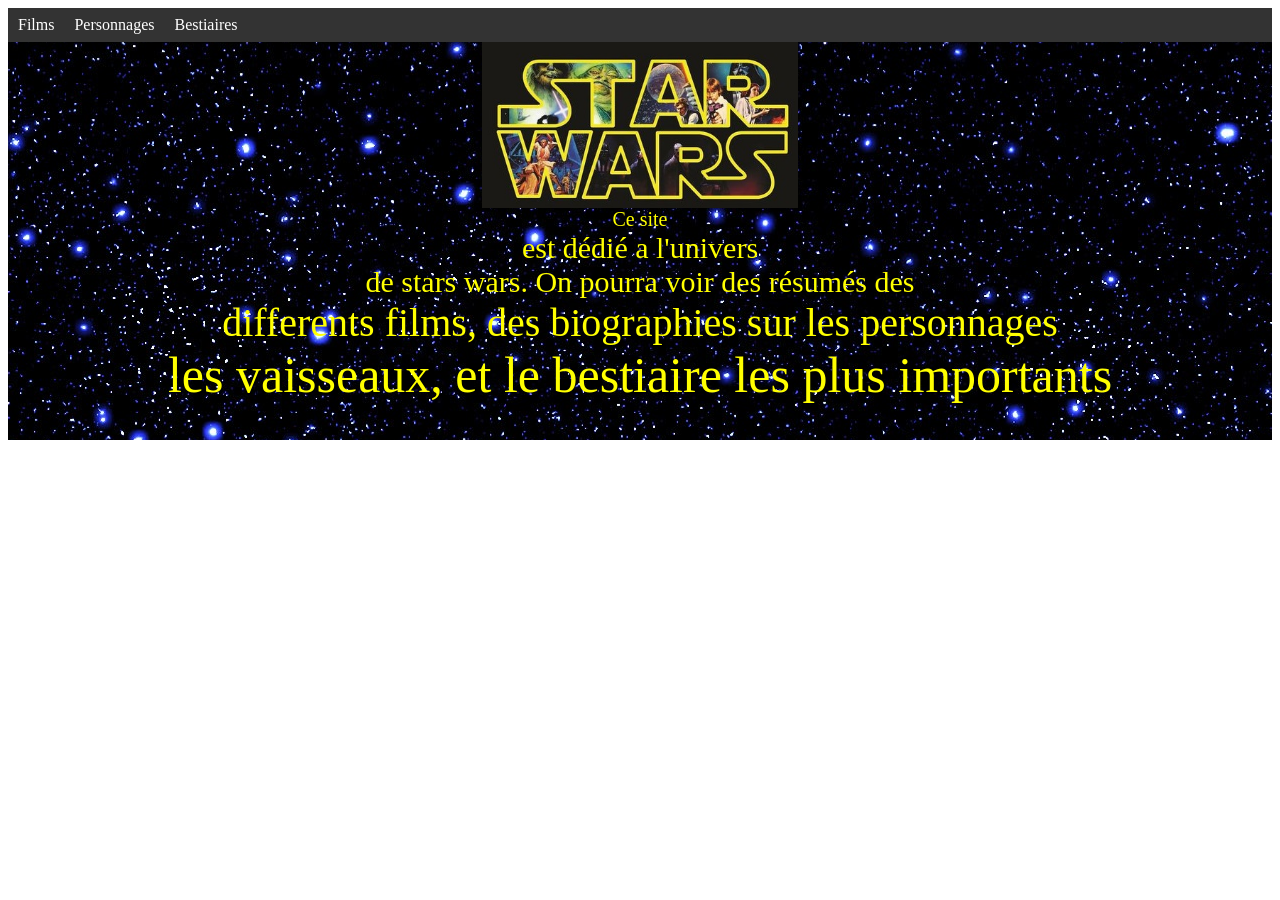
<file: Star_Wars/index.html>
﻿<!doctype html>
<html lang="fr">
<head>
<meta charset="utf-8">
<title>starwars</title>
<link rel="stylesheet"  href="style.css" type="text/css">
</head>
<body>
<ul>
  <li><a href="resume_film.html">Films</a></li>
  <li><a href="personnages.html">Personnages</a></li>
  <li><a href="bestiaires.html">Bestiaires</a></li>
  <li style="float:right"><a class="active" href="#about"></a></li>
</ul>
<div class="bg-image">
    <img src="images/starwars_logo.jpg" alt="starwars logo" class="center">
    <div class="a">   
                     Ce site<br>
    </div>
    <div class="b"> 
                 est dédié a l'univers<br>
    </div>
    <div class="c"> 
         de stars wars. On pourra voir des résumés des<br>
    </div>
    <div class="d"> 
        differents films, des biographies sur les personnages <br>
    </div>
    <div class="e"> 
         les vaisseaux, et le bestiaire les plus importants<br>
    </div>
    <br>
    <br>
</div>
</body>
</html>
</file>
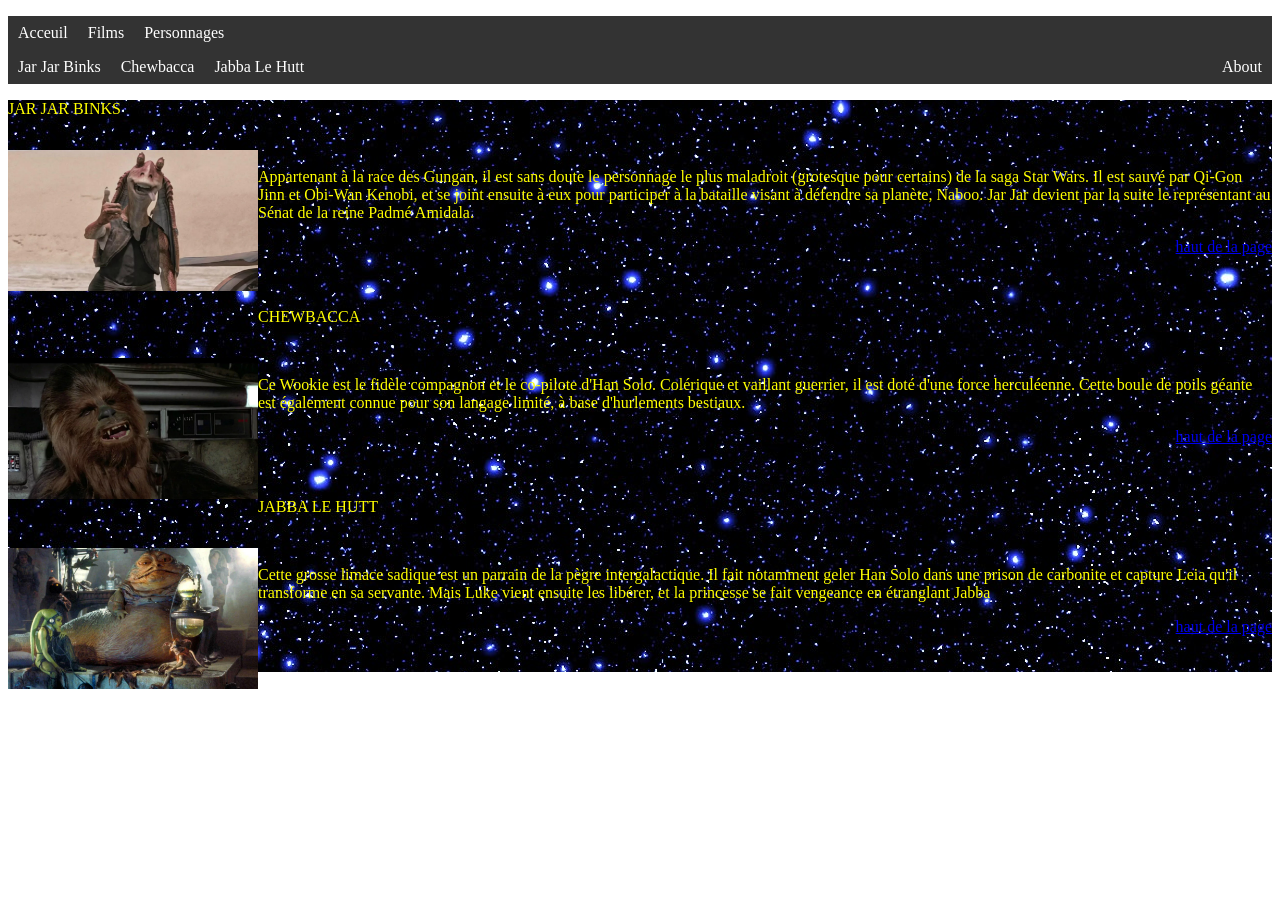
<file: Star_Wars/bestiaires.html>
<!doctype html>
<html lang="fr">
<head>
<meta charset="utf-8">
<title>starwars</title>
<link rel="stylesheet"  href="style.css" type="text/css">
</head>
<body>
<p id="top"> 
<ul>
  <li><a href="index.html">Acceuil</a></li>
  <li><a href="resume_film.html">Films</a></li>
  <li><a href="personnages.html">Personnages</a></li>
  <li style="float:right"><a class="active" href="#about"></a></li>
</ul>
<ul>
  <li><a href="#JAR JAR BINKS">Jar Jar Binks</a></li>
  <li><a href="#CHEWBACCA">Chewbacca</a></li>
  <li><a href="#JABBA LE HUTT">Jabba Le Hutt</a></li>
  <li style="float:right"><a class="active" href="#about">About</a></li>
</ul>
<div class="bg-image">
   
<p id="JAR JAR BINKS">
<p>JAR JAR BINKS</p>
<p class="flotte_g">
    <img src="images/jar_jar_binks.jpg"  width="250" alt="JAR JAR BINKS">
</p>
<br>
<p>
    Appartenant à la race des Gungan, il est sans doute le personnage le plus maladroit (grotesque pour certains) de la saga Star Wars. Il est sauvé par Qi-Gon Jinn et Obi-Wan Kenobi, et se joint ensuite à eux pour participer à la bataille visant à défendre sa planète, Naboo. Jar Jar devient par la suite le représentant au Sénat de la reine Padmé Amidala.
</p> 
<a href="#top" style="float:right" >haut de la page</a>
<br>
<br>
<br>
<p id="CHEWBACCA">
<p>CHEWBACCA</p>
<p class="flotte_g">
    <img src="images/chewbacca.jpg"  width="250" alt="CHEWBACCA">
</p>
<br>
<p>
    Ce Wookie est le fidèle compagnon et le co-pilote d'Han Solo. Colérique et vaillant guerrier, il est doté d'une force herculéenne. Cette boule de poils géante est également connue pour son langage limité, à base d'hurlements bestiaux. 
 </p>
<a href="#top" style="float:right" >haut de la page</a>
<br>
<br>
<br>
<p id="JABBA LE HUTT">
<p>JABBA LE HUTT</p>
<p class="flotte_g">
    <img src="images/jabba.jpg"   width="250" alt="JABBA LE HUT">
</p>
<br>
<p>
    Cette grosse limace sadique est un parrain de la pègre intergalactique. Il fait notamment geler Han Solo dans une prison de carbonite et capture Leia qu'il transforme en sa servante. Mais Luke vient ensuite les libérer, et la princesse se fait vengeance en étranglant Jabba
</p>
<a href="#top" style="float:right" >haut de la page</a>
<br>
<br>
<br>
</body>
</html>
</file>
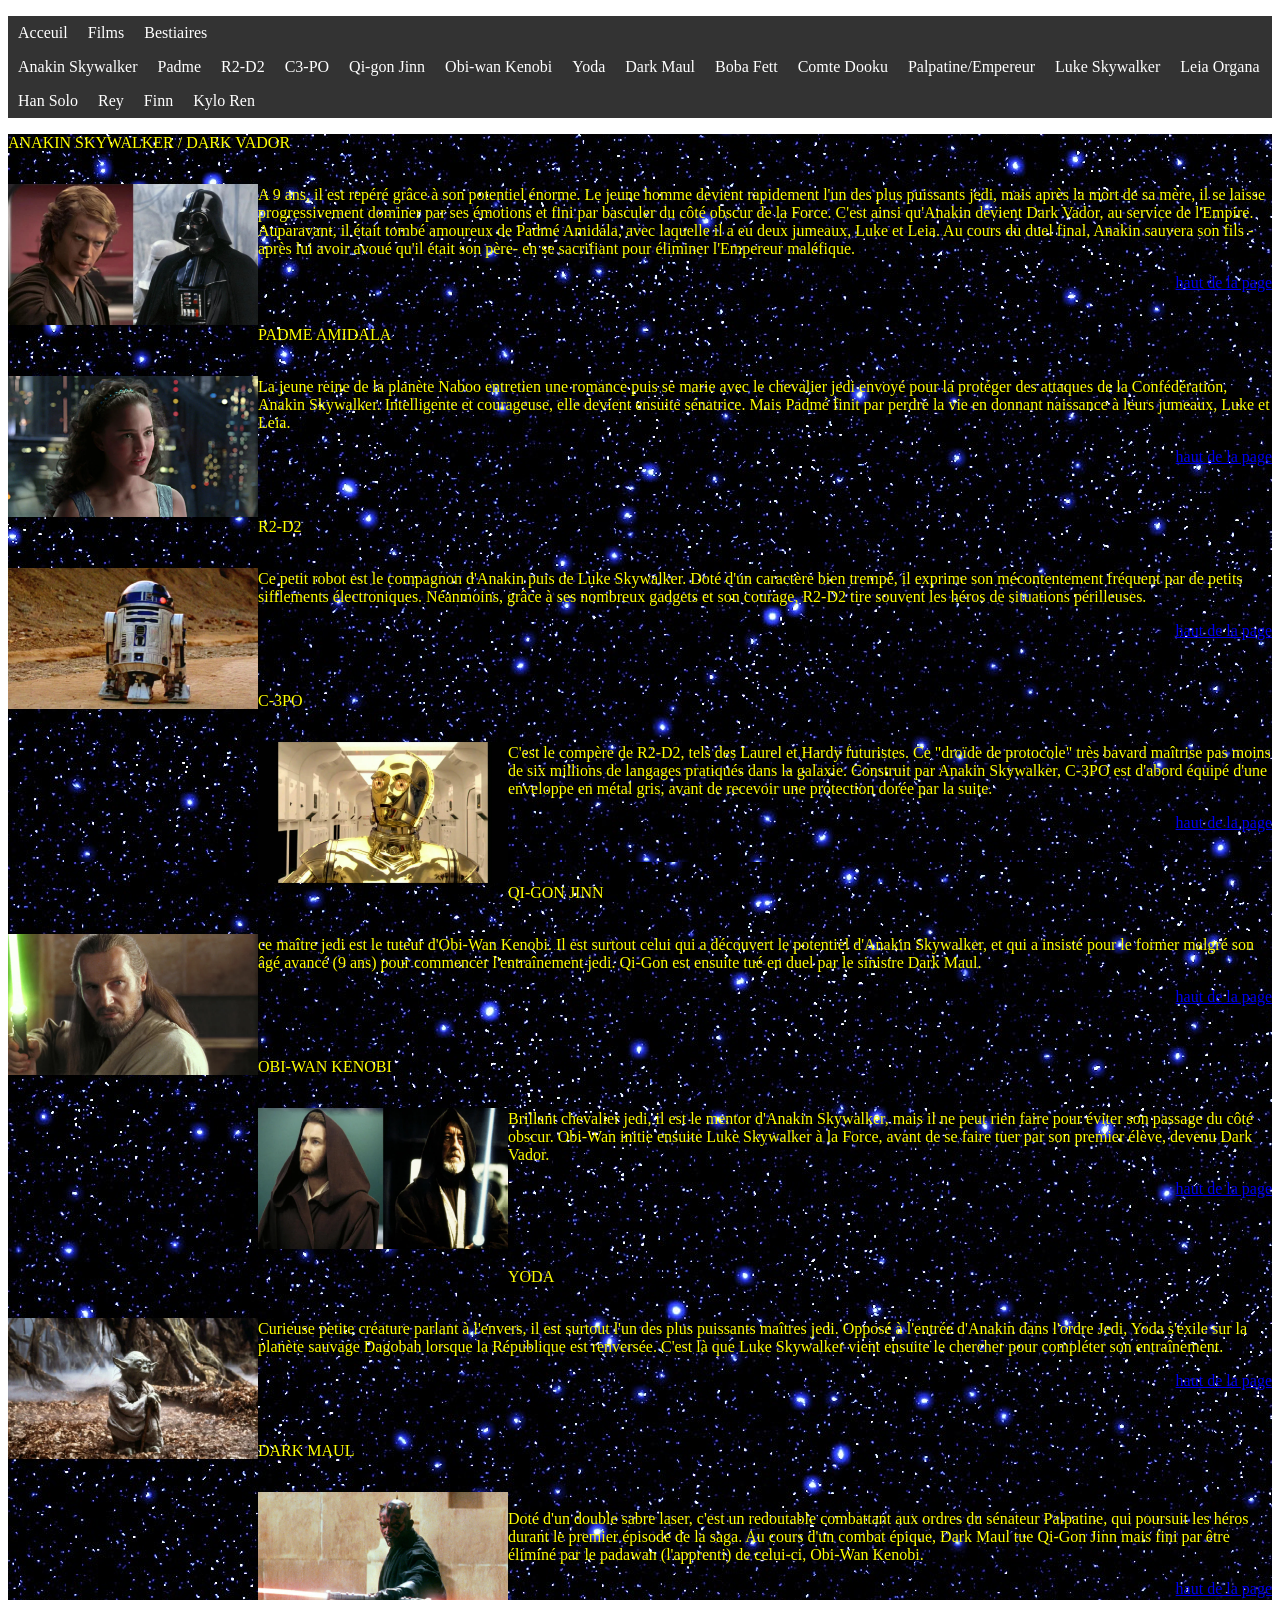
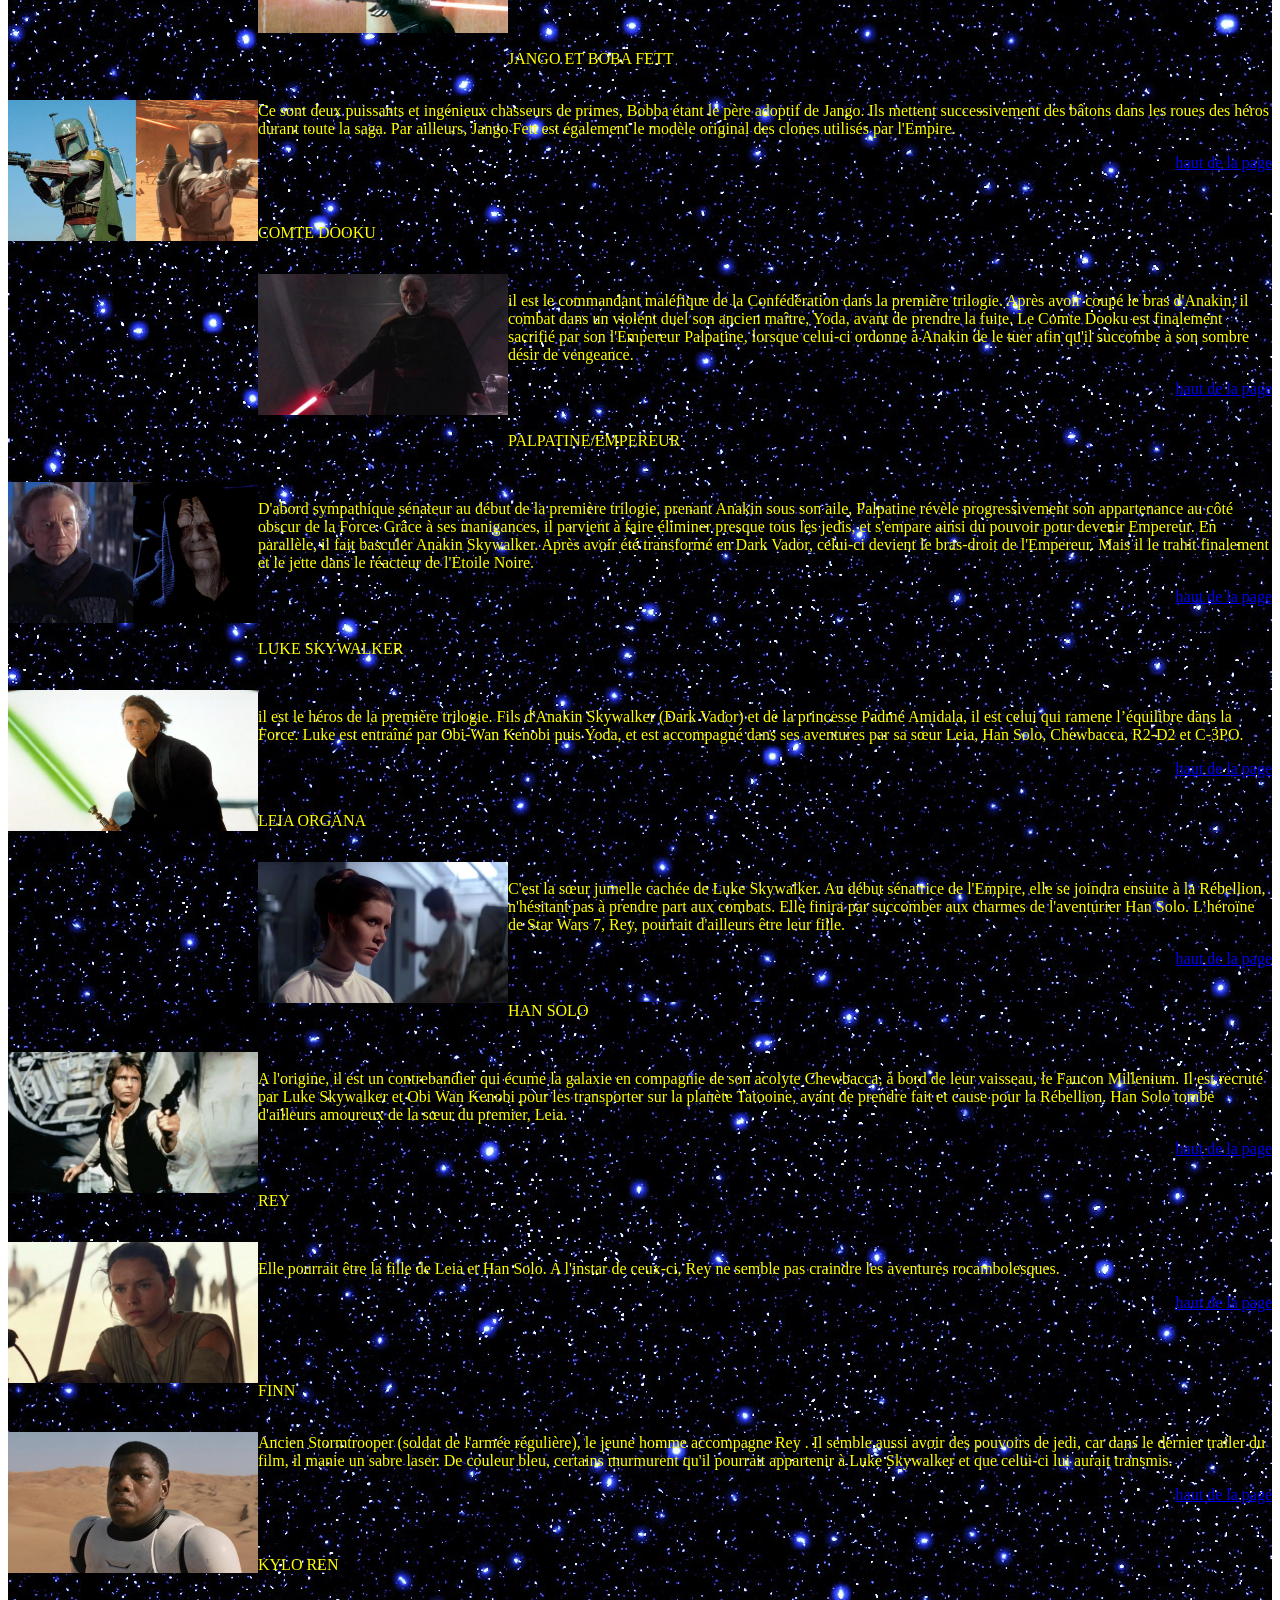
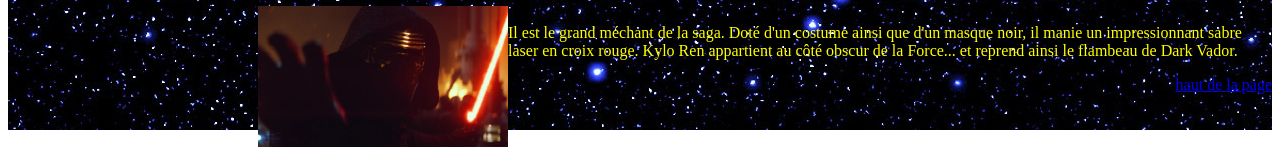
<file: Star_Wars/personnages.html>
<!doctype html>
<html lang="fr">
<head>
<meta charset="utf-8">
<title>starwars</title>
<link rel="stylesheet"  href="style.css" type="text/css">
</head>
<body>
<p id="top"> 
<ul>
  <li><a href="index.html">Acceuil</a></li>
  <li><a href="resume_film.html">Films</a></li>
  <li><a href="bestiaires.html">Bestiaires</a></li>
  <li style="float:right"><a class="active" href="#about"></a></li>
</ul>
<ul>
  <li><a href="#anakin">Anakin Skywalker</a></li>
  <li><a href="#padme">Padme</a></li>
  <li><a href="#R2-D2">R2-D2</a></li>
  <li><a href="#C3-PO">C3-PO</a></li>
  <li><a href="#QI-GON JINN">Qi-gon Jinn</a></li>
  <li><a href="#OBI-WAN KENOBI">Obi-wan Kenobi</a></li>
  <li><a href="#YODA">Yoda</a></li>
  <li><a href="#DARK MAUL">Dark Maul</a></li>
  <li><a href="#JANGO ET BOBA FETT">Boba Fett</a></li>
  <li><a href="#COMTE DOOKU">Comte Dooku</a></li>
  <li><a href="#PALPATINE/EMPEREUR">Palpatine/Empereur</a></li>
  <li><a href="#LUKE SKYWALKER">Luke Skywalker</a></li>
  <li><a href="#LEIA ORGANA">Leia Organa</a></li>
  <li><a href="#HAN SOLO">Han Solo</a></li>
  <li><a href="#REY">Rey</a></li>
  <li><a href="#FINN">Finn</a></li>
  <li><a href="#KYLO REN">Kylo Ren</a></li>
  <li style="float:right"><a class="active" href="#about"></a></li>
</ul>
<div class="bg-image">
<p id="anakin">
<p> ANAKIN SKYWALKER / DARK VADOR</p>
<p class="flotte_g">
 <img src="images/anakin_vador.jpg" width="250" alt="Anakin Skywalker">
</p>
<p>
    <br>
    A 9 ans, il est repéré grâce à son potentiel énorme. Le jeune homme devient rapidement l'un des plus puissants jedi, mais après la mort de sa mère, il se laisse progressivement dominer par ses émotions et fini par basculer du côté obscur de la Force. C'est ainsi qu'Anakin devient Dark Vador, au service de l'Empire. Auparavant, il était tombé amoureux de Padmé Amidala, avec laquelle il a eu deux jumeaux, Luke et Leia. Au cours du duel final, Anakin sauvera son fils -après lui avoir avoué qu'il était son père- en se sacrifiant pour éliminer l'Empereur maléfique.
</p>
<a href="#top" style="float:right" >haut de la page</a>
<br>
<br>
<p id="padme">    
<p>PADME AMIDALA</p>
<p class="flotte_g">
 <img src="images/padme.jpg" width="250" alt="Padme Amidala">
</p>
<p>
    <br>
    La jeune reine de la planète Naboo entretien une romance puis se marie avec le chevalier jedi envoyé pour la protéger des attaques de la Confédération, Anakin Skywalker. Intelligente et courageuse, elle devient ensuite sénatrice. Mais Padmé finit par perdre la vie en donnant naissance à leurs jumeaux, Luke et Leia.
</p>
 <a href="#top" style="float:right" >haut de la page</a>
<br>
<br>    
<br>
<p id="R2-D2"> 
<p>R2-D2</p>
<p class="flotte_g">
 <img src="images/r2-d2.jpg" width="250"  alt="R2-D2">
</p>
<p>
    <br>
    Ce petit robot est le compagnon d'Anakin puis de Luke Skywalker. Doté d'un caractère bien trempé, il exprime son mécontentement fréquent par de petits sifflements électroniques. Néanmoins, grâce à ses nombreux gadgets et son courage, R2-D2 tire souvent les héros de situations périlleuses. </p>
<a href="#top" style="float:right" >haut de la page</a>
<br>
<br>
<br>
<p id="C3-PO">    
<p>C-3PO</p>
<p class="flotte_g">
 <img src="images/c3po.jpg" width="250" alt="C3-PO">
</p>
<p>
      <br>
    C'est le compère de R2-D2, tels des Laurel et Hardy futuristes. Ce "droïde de protocole" très bavard maîtrise pas moins de six millions de langages pratiqués dans la galaxie. Construit par Anakin Skywalker, C-3PO est d'abord équipé d'une enveloppe en métal gris, avant de recevoir une protection dorée par la suite.  
</p>
<a href="#top" style="float:right"> haut de la page</a>
<br>
<br>
<br>
<p id="QI-GON JINN">    
<p>QI-GON JINN</p>
<p class="flotte_g">
    <img src="images/qui_gon_jinn.jpg" width="250" alt="QI-JONG JINN">
</p>
<p>
    <br>
    ce maître jedi est le tuteur d'Obi-Wan Kenobi. Il est surtout celui qui a découvert le potentiel d'Anakin Skywalker, et qui a insisté pour le former malgré son âgé avancé (9 ans) pour commencer l'entraînement jedi. Qi-Gon est ensuite tué en duel par le sinistre Dark Maul.
</p>
<a href="#top" style="float:right" >haut de la page</a>
<br>
<br>
<br>    
<p id="OBI-WAN KENOBI">    
<p>OBI-WAN KENOBI</p>
<p class="flotte_g">
 <img src="images/obi_wan.jpg" width="250" alt="OBI-WAN KENOBI"> 
</p>
<p>
<p>
    <br> 
    Brillant chevalier jedi, il est le mentor d'Anakin Skywalker, mais il ne peut rien faire pour éviter son passage du côté obscur. Obi-Wan initie ensuite Luke Skywalker à la Force, avant de se faire tuer par son premier élève, devenu Dark Vador.
</p> 
<a href="#top" style="float:right" >haut de la page</a>
<br>
<br>
<br>
<br> 
<p id="YODA">    
<p>YODA</p>
<p class="flotte_g">
    <img src="images/yoda.jpg" width="250" alt="YODA"> 
</p>
<p>
    <br>
    Curieuse petite créature parlant à l'envers, il est surtout l'un des plus puissants maîtres jedi. Opposé à l'entrée d'Anakin dans l'ordre Jedi, Yoda s'exile sur la planète sauvage Dagobah lorsque la République est renversée. C'est là que Luke Skywalker vient ensuite le chercher pour compléter son entraînement. 
</p>
<a href="#top" style="float:right" >haut de la page</a>
<br>
<br>
<br>
<p id="DARK MAUL">    
<p>DARK MAUL</p>
<p class="flotte_g">
    <img src="images/darth_maul.jpg" width="250" alt="Dark MAUL">
</p>
<br>
<p>
    Doté d'un double sabre laser, c'est un redoutable combattant aux ordres du sénateur Palpatine, qui poursuit les héros durant le premier épisode de la saga. Au cours d'un combat épique, Dark Maul tue Qi-Gon Jinn mais fini par être éliminé par le padawan (l'apprenti) de celui-ci, Obi-Wan Kenobi.
</p>
<a href="#top" style="float:right" >haut de la page</a>
<br>
<br>
<br>
<p id="JANGO ET BOBA FETT">    
<p>JANGO ET BOBA FETT</p>
<p class="flotte_g">
    <img src="images/fett.jpg" width="250" alt="JANGO ET BOBBA FETT"> 
</p>
<p>
    <br>
    Ce sont deux puissants et ingénieux chasseurs de primes, Bobba étant le père adoptif de Jango. Ils mettent successivement des bâtons dans les roues des héros durant toute la saga. Par ailleurs, Jango Fett est également le modèle original des clones utilisés par l'Empire.
</p>
 <a href="#top" style="float:right" >haut de la page</a>
<br>
<br>
<br>
<p id="COMTE DOOKU">    
<p>COMTE DOOKU</p>
<p class="flotte_g">
    <img src="images/comte_dooku.jpg" width="250" alt="COMTE DOOKU"> 
</p>
<br>
<p>
    il est le commandant maléfique de la Confédération dans la première trilogie. Après avoir coupé le bras d'Anakin, il combat dans un violent duel son ancien maître, Yoda, avant de prendre la fuite. Le Comte Dooku est finalement sacrifié par son l'Empereur Palpatine, lorsque celui-ci ordonne à Anakin de le tuer afin qu'il succombe à son sombre désir de vengeance.
</p>
<a href="#top" style="float:right" >haut de la page</a>
<br>
<br>
<p id="PALPATINE/EMPEREUR">    
<p>PALPATINE/EMPEREUR</p>
<p class="flotte_g">
    <img src="images/empereur-palpatine.jpg" width="250" alt="PALPATINE/EMPEREUR">
</p>
<br> 
<p>
    D'abord sympathique sénateur au début de la première trilogie, prenant Anakin sous son aile, Palpatine révèle progressivement son appartenance au côté obscur de la Force. Grâce à ses manigances, il parvient à faire éliminer presque tous les jedis, et s'empare ainsi du pouvoir pour devenir Empereur. En parallèle, il fait basculer Anakin Skywalker. Après avoir été transformé en Dark Vador, celui-ci devient le bras-droit de l'Empereur. Mais il le trahit finalement et le jette dans le réacteur de l'Etoile Noire.
</p>
<a href="#top" style="float:right" >haut de la page</a>
<br>
<br>
<p id="LUKE SKYWALKER">    
<p>LUKE SKYWALKER</p>
<p class="flotte_g">
    <img src="images/luke.jpg" width="250" alt="LUKE SKYWALKER">
</p>
<br> 
<p>
    il est le héros de la première trilogie. Fils d'Anakin Skywalker (Dark Vador) et de la princesse Padmé Amidala, il est celui qui ramene l’équilibre dans la Force. Luke est entraîné par Obi-Wan Kenobi puis Yoda, et est accompagné dans ses aventures par sa sœur Leia, Han Solo, Chewbacca, R2-D2 et C-3PO.
</p>
<a href="#top" style="float:right" >haut de la page</a>
<br>
<br>
<p id="LEIA ORGANA">    
<p>LEIA ORGANA</p>
<p class="flotte_g">
    <img src="images/leia_0.jpg" width="250" alt="LEIA ORGANA">
</p>
<br>
<p>
    C'est la sœur jumelle cachée de Luke Skywalker. Au début sénatrice de l'Empire, elle se joindra ensuite à la Rébellion, n'hésitant pas à prendre part aux combats. Elle finira par succomber aux charmes de l'aventurier Han Solo. L’héroïne de Star Wars 7, Rey, pourrait d'ailleurs être leur fille.
</p>
<a href="#top" style="float:right" >haut de la page</a>
<br>
<br>
<p id="HAN SOLO">    
<p>HAN SOLO</p>
<p class="flotte_g">
    <img src="images/han_solo.jpg" width="250" alt="HAN SOLO"> 
</p>
<br> 
<p>
    A l'origine, il est un contrebandier qui écume la galaxie en compagnie de son acolyte Chewbacca, à bord de leur vaisseau, le Faucon Millenium. Il est recruté par Luke Skywalker et Obi Wan Kenobi pour les transporter sur la planète Tatooine, avant de prendre fait et cause pour la Rébellion. Han Solo tombe d'ailleurs amoureux de la sœur du premier, Leia. 
</p> 
<a href="#top" style="float:right" >haut de la page</a>
<br>
<br>
<p id="REY">    
<p>REY</p>
<p class="flotte_g">
    <img src="images/rey.jpg" width="250" alt="REY">
</p>
<br>
<p>
    Elle pourrait être la fille de Leia et Han Solo. A l'instar de ceux-ci, Rey ne semble pas craindre les aventures rocambolesques.
</p>
<a href="#top" style="float:right" >haut de la page</a>
<br>
<br>
<br>
<br>
<p id="FINN">    
<p>FINN</p>
<p class="flotte_g">
    <img src="images/finn_0.jpg" width="250" alt="FINN">
</p>
<p>
    <br>
    Ancien Stormtrooper (soldat de l'armée régulière), le jeune homme accompagne Rey . Il semble aussi avoir des pouvoirs de jedi, car dans le dernier trailer du film, il manie un sabre laser. De couleur bleu, certains murmurent qu'il pourrait appartenir à Luke Skywalker et que celui-ci lui aurait transmis.
</p>
<a href="#top" style="float:right" >haut de la page</a>
<br>
<br>
<br>
<p id="KYLO REN">    
<p>KYLO REN</p>
<p class="flotte_g">
    <img src="images/kylo_ren.jpg" width="250" alt="KYLO REN">  
</p>
<br>
<p>
    Il est le grand méchant de la saga. Doté d'un costume ainsi que d'un masque noir, il manie un impressionnant sabre laser en croix rouge. Kylo Ren appartient au côté obscur de la Force... et reprend ainsi le flambeau de Dark Vador. 
</p>
<a href="#top" style="float:right" >haut de la page</a>
<br>
<br>
<br>
</div>
</body>
</html>
</file>
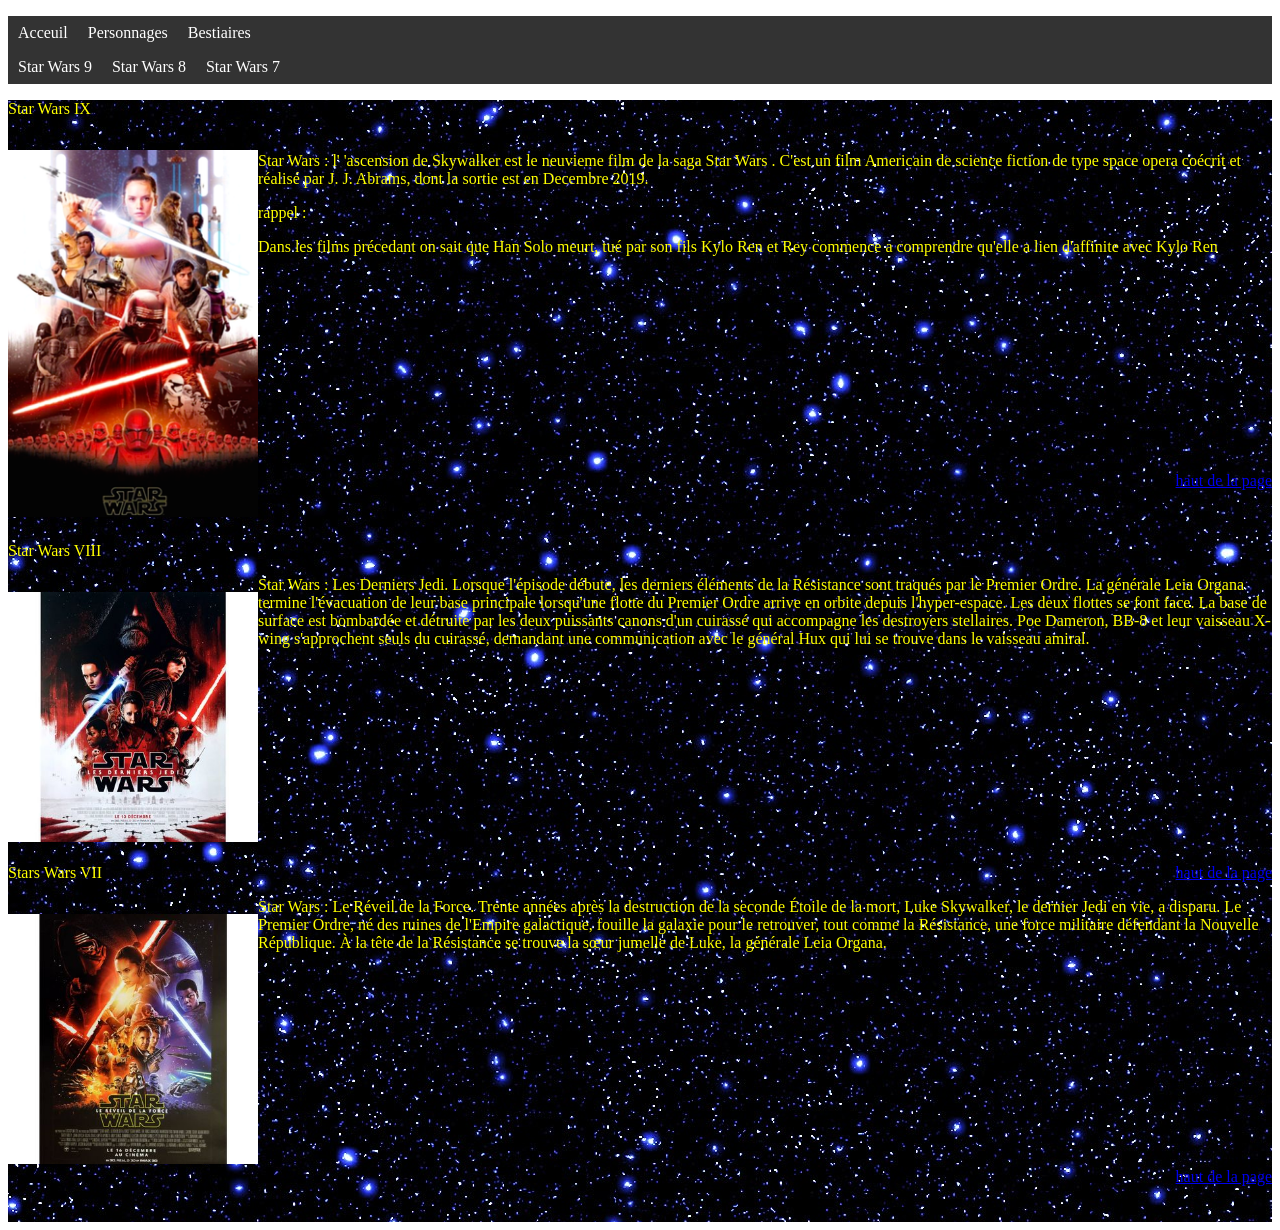
<file: Star_Wars/resume_film.html>
<!doctype html>
<html lang="fr">
<head>
<meta charset="utf-8">
<title>starwars</title>
<link rel="stylesheet"  href="style.css" type="text/css">
</head>
<body>
<p id="top"> 
<ul>
  <li><a href="index.html">Acceuil</a></li>
  <li><a href="personnages.html">Personnages</a></li>
  <li><a href="bestiaires.html">Bestiaires</a></li>
  <li style="float:right"><a class="active" href="#about"></a></li>
</ul>
    <ul>
  <li><a href="#star-wars 9">Star Wars 9</a></li>
  <li><a href="#star-wars 8">Star Wars 8</a></li>
  <li><a href="#star-wars 7">Star Wars 7</a></li>
  <li style="float:right"><a class="active" href="#about"></a></li>
</ul>
<div class="bg-image">

<p>Star Wars IX</p>
<p id="star-wars 9">    
<p class="flotte_g">
    <img src="images/Affiche_9.jpg" width="250" alt="Star Wars 9">
</p>
<p>
    <br>
    Star Wars : l' 'ascension de Skywalker est le neuvieme film de la saga Star Wars .
    C'est un film Americain de science fiction de type space opera coécrit et réalisé par J. J. Abrams, dont la sortie est en Decembre 2019.
<p>
<p> rappel :</p>
<p>
    Dans les films précedant on sait que Han Solo meurt, tué par son fils Kylo Ren et Rey commence a comprendre qu'elle a lien d'affinite avec Kylo Ren

    <iframe width="400" height="200" src="https://www.youtube.com/embed/pHgwf2eMFnA" frameborder="0" class="center" allow="accelerometer; autoplay; encrypted-media; gyroscope; picture-in-picture" allowfullscreen></iframe>
</p>
<a href="#top" style="float:right" >haut de la page</a>
<br>
<br>
<br>
<p>Star Wars VIII</p>
<p id="star-wars 8">    
<p class="flotte_g">
    <img src="images/Affiche_8.jpg" width="250" alt="Star Wars 8">
</p>
<p>
    Star Wars : Les Derniers Jedi.
    
    Lorsque l'épisode débute, les derniers éléments de la Résistance sont traqués par le Premier Ordre. La générale Leia Organa termine l'évacuation de leur base principale lorsqu'une flotte du Premier Ordre arrive en orbite depuis l'hyper-espace. Les deux flottes se font face. La base de surface est bombardée et détruite par les deux puissants canons d'un cuirassé qui accompagne les destroyers stellaires. Poe Dameron, BB-8 et leur vaisseau X-wing s'approchent seuls du cuirassé, demandant une communication avec le général Hux qui lui se trouve dans le vaisseau amiral.

    <iframe width="400" height="200" src="https://www.youtube.com/embed/XF2dYBR2JF4" frameborder="0" class="center" allow="accelerometer; autoplay; encrypted-media; gyroscope; picture-in-picture" allowfullscreen></iframe>
</p>
<a href="#top" style="float:right" >haut de la page</a>    
<p>Stars Wars VII</p>
<p id="star-wars 7">    
<p class="flotte_g">
    <img src="images/Affiche_7.jpg" width="250" alt="Star Wars 8">
</p>
<p>
    Star Wars : Le Réveil de la Force.
    
    Trente années après la destruction de la seconde Étoile de la mort, Luke Skywalker, le dernier Jedi en vie, a disparu. Le Premier Ordre, né des ruines de l'Empire galactique, fouille la galaxie pour le retrouver, tout comme la Résistance, une force militaire défendant la Nouvelle République. À la tête de la Résistance se trouve la sœur jumelle de Luke, la générale Leia Organa.

    <iframe width="400" height="200" src="https://www.youtube.com/embed/DAaDo5fgcUc" frameborder="0" class="center" allow="accelerometer; autoplay; encrypted-media; gyroscope; picture-in-picture" allowfullscreen></iframe>
</p>  
<a href="#top" style="float:right" >haut de la page</a>
<br>
<br>
<br>
</div>
</body>
</html>
</file>
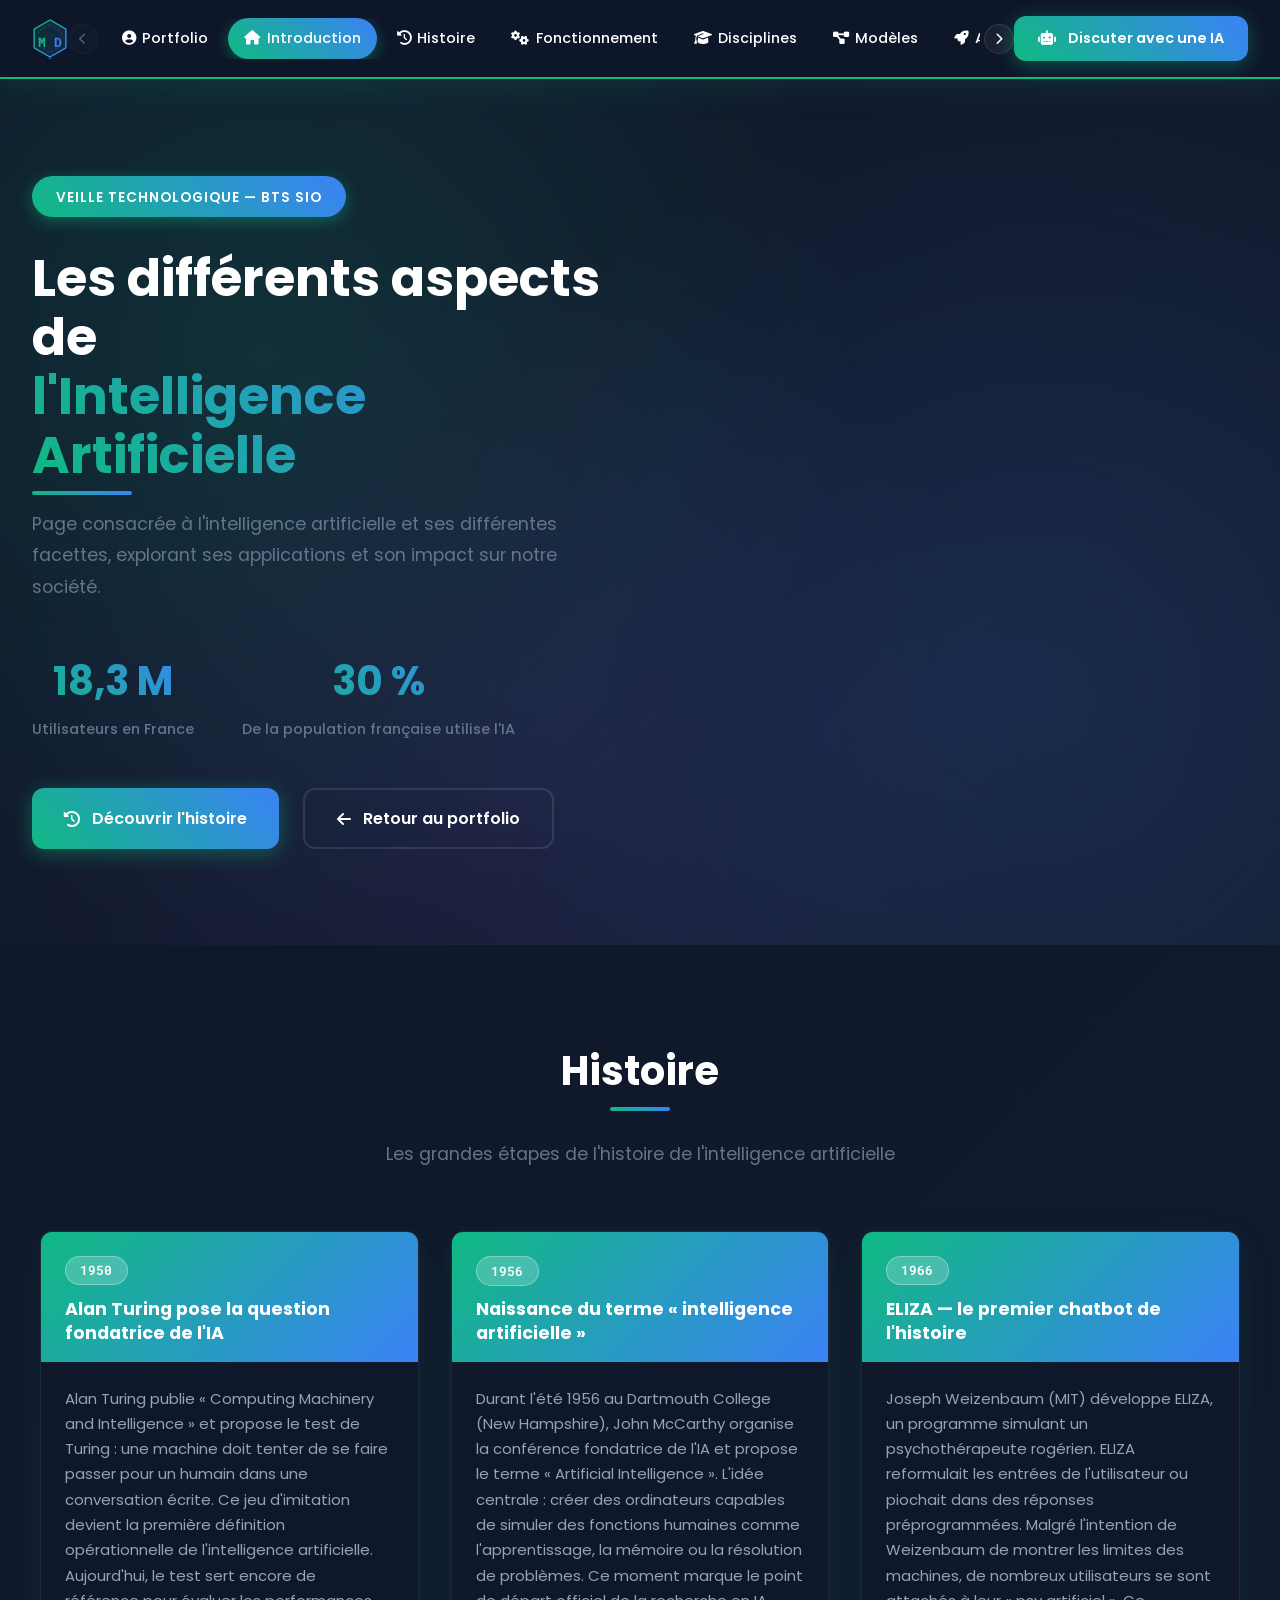
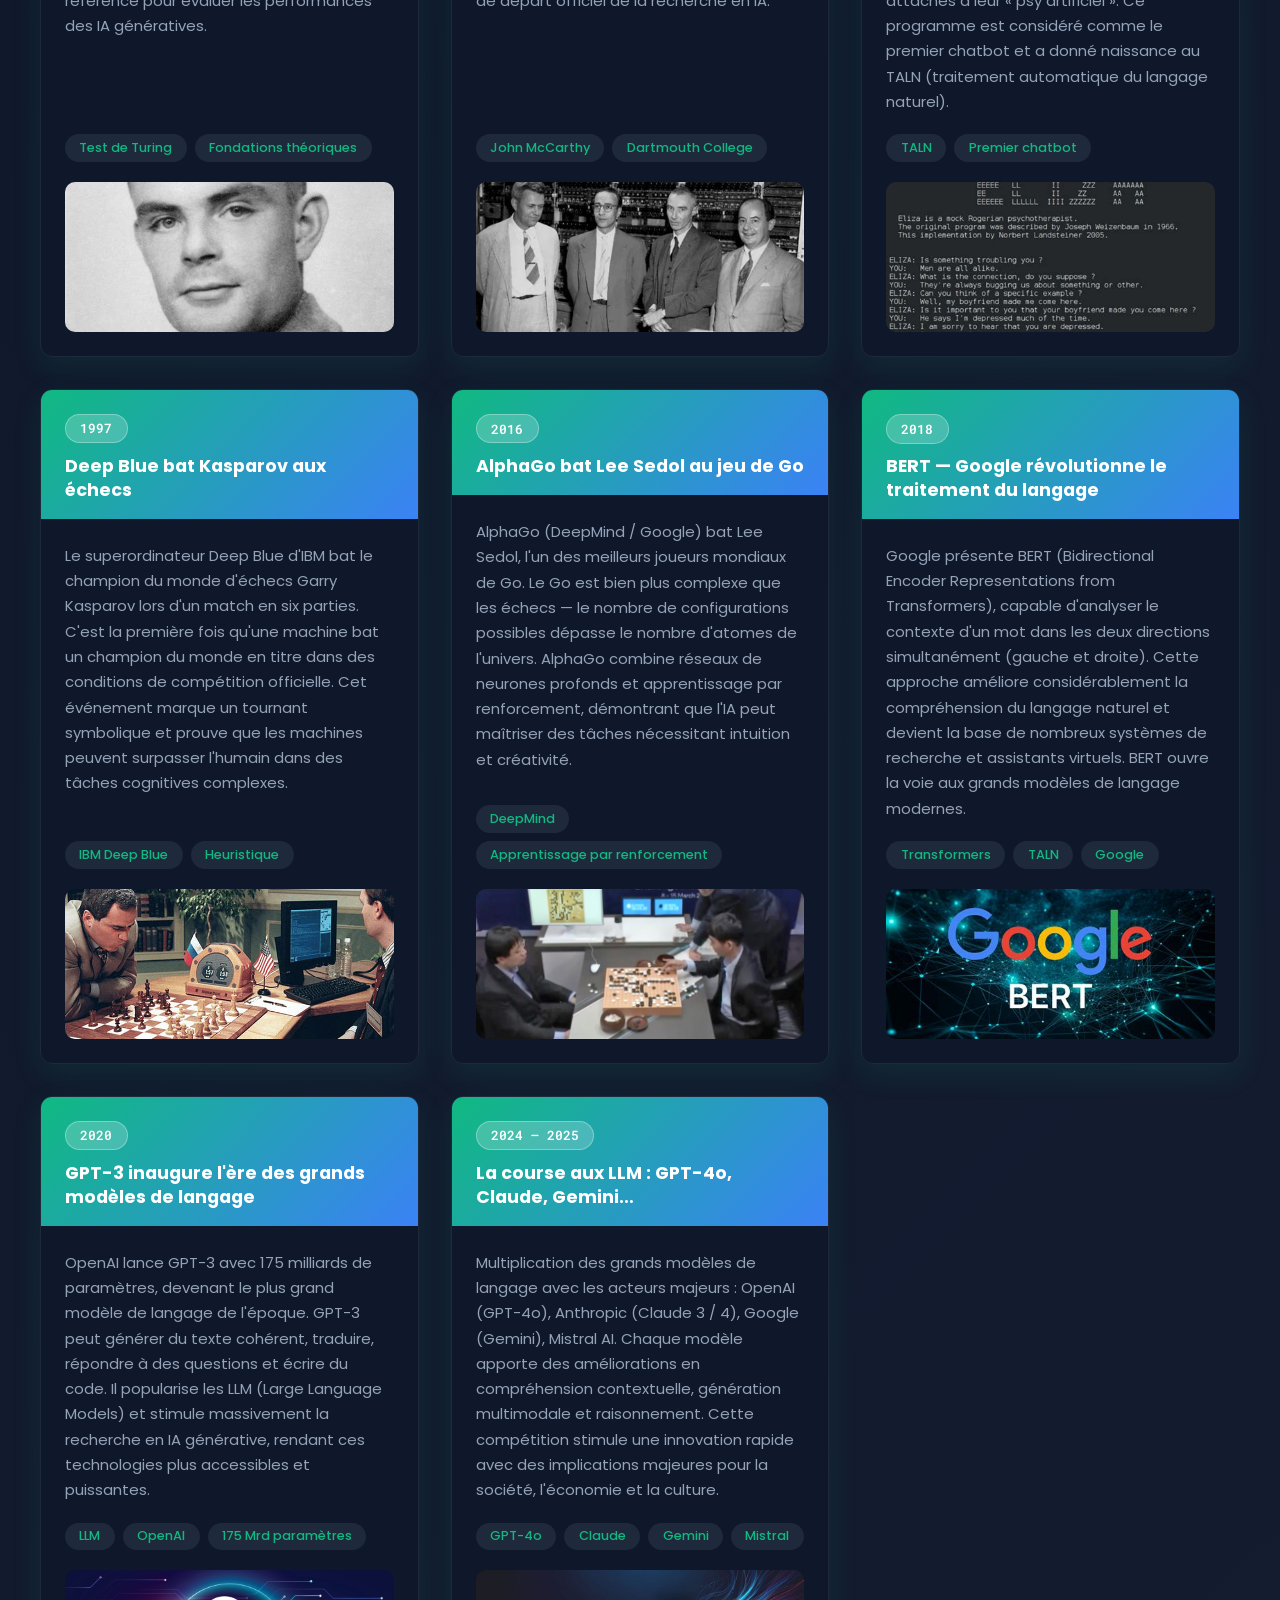
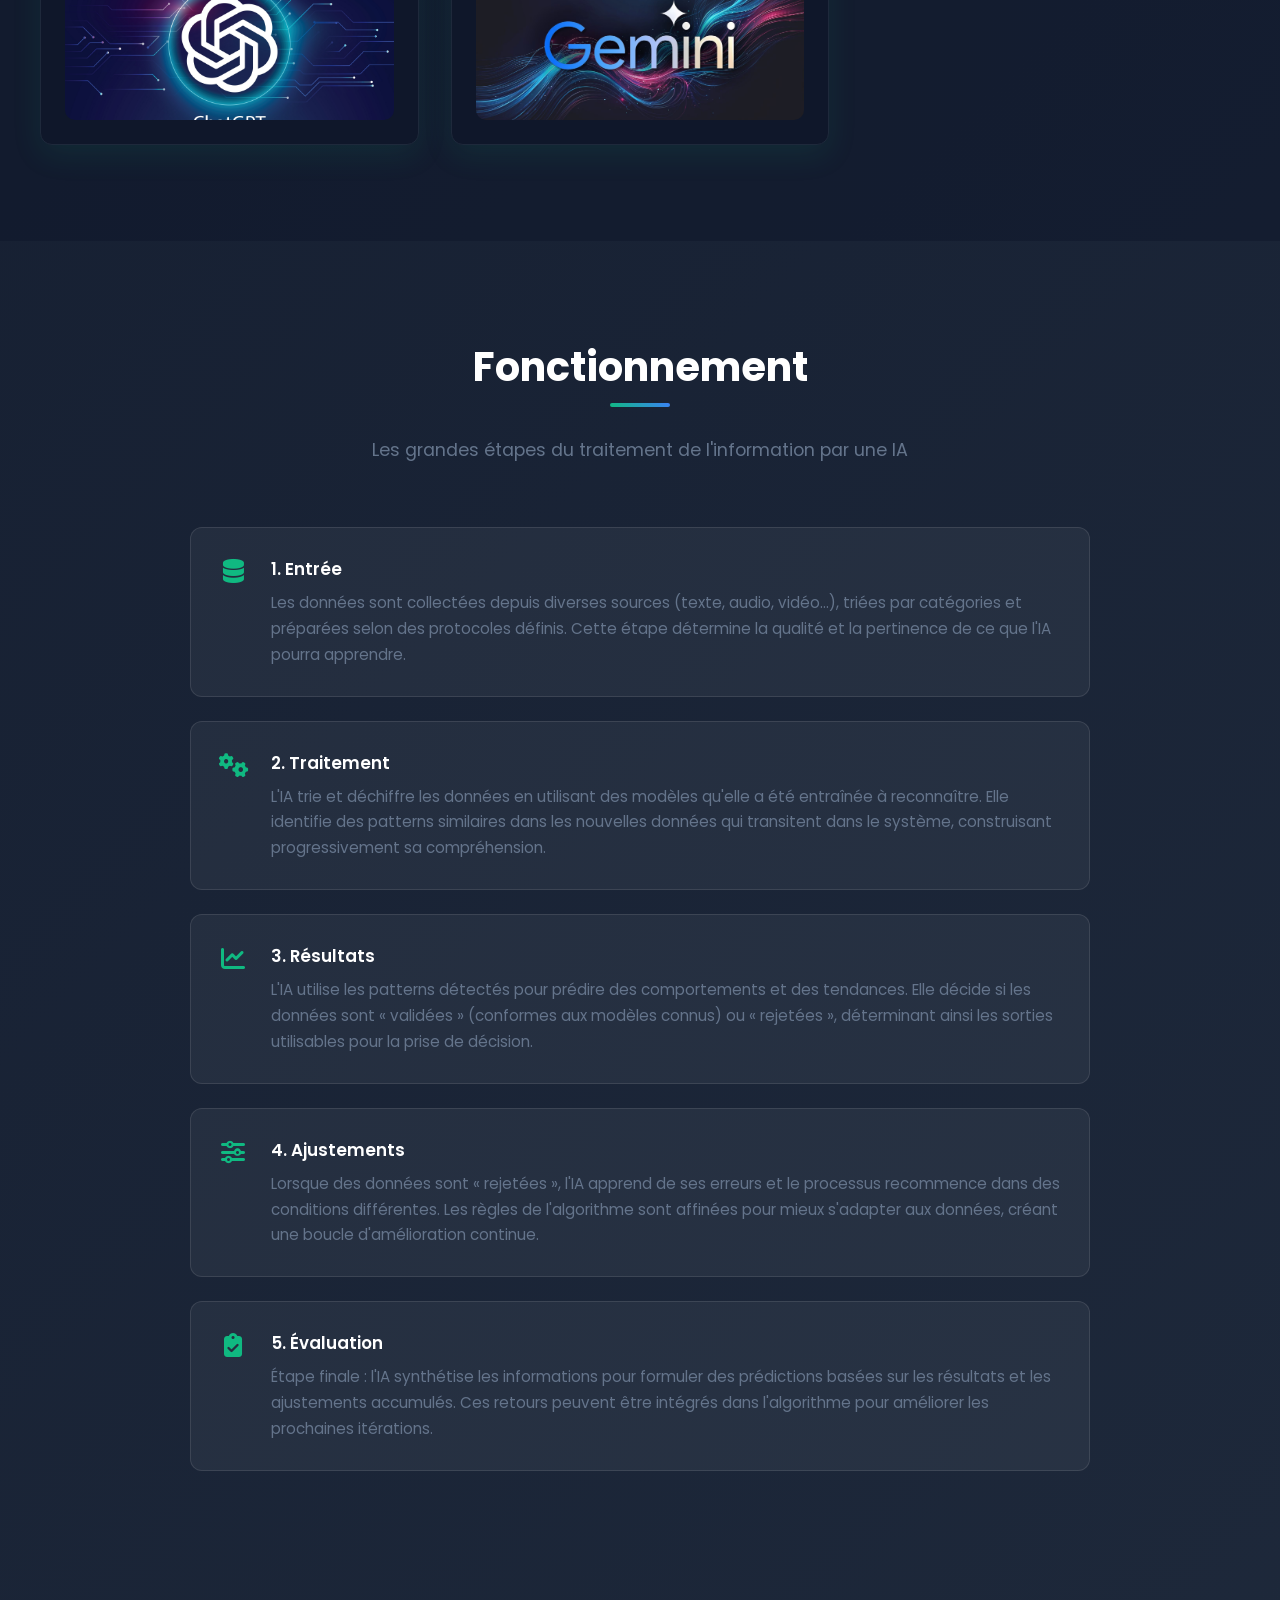
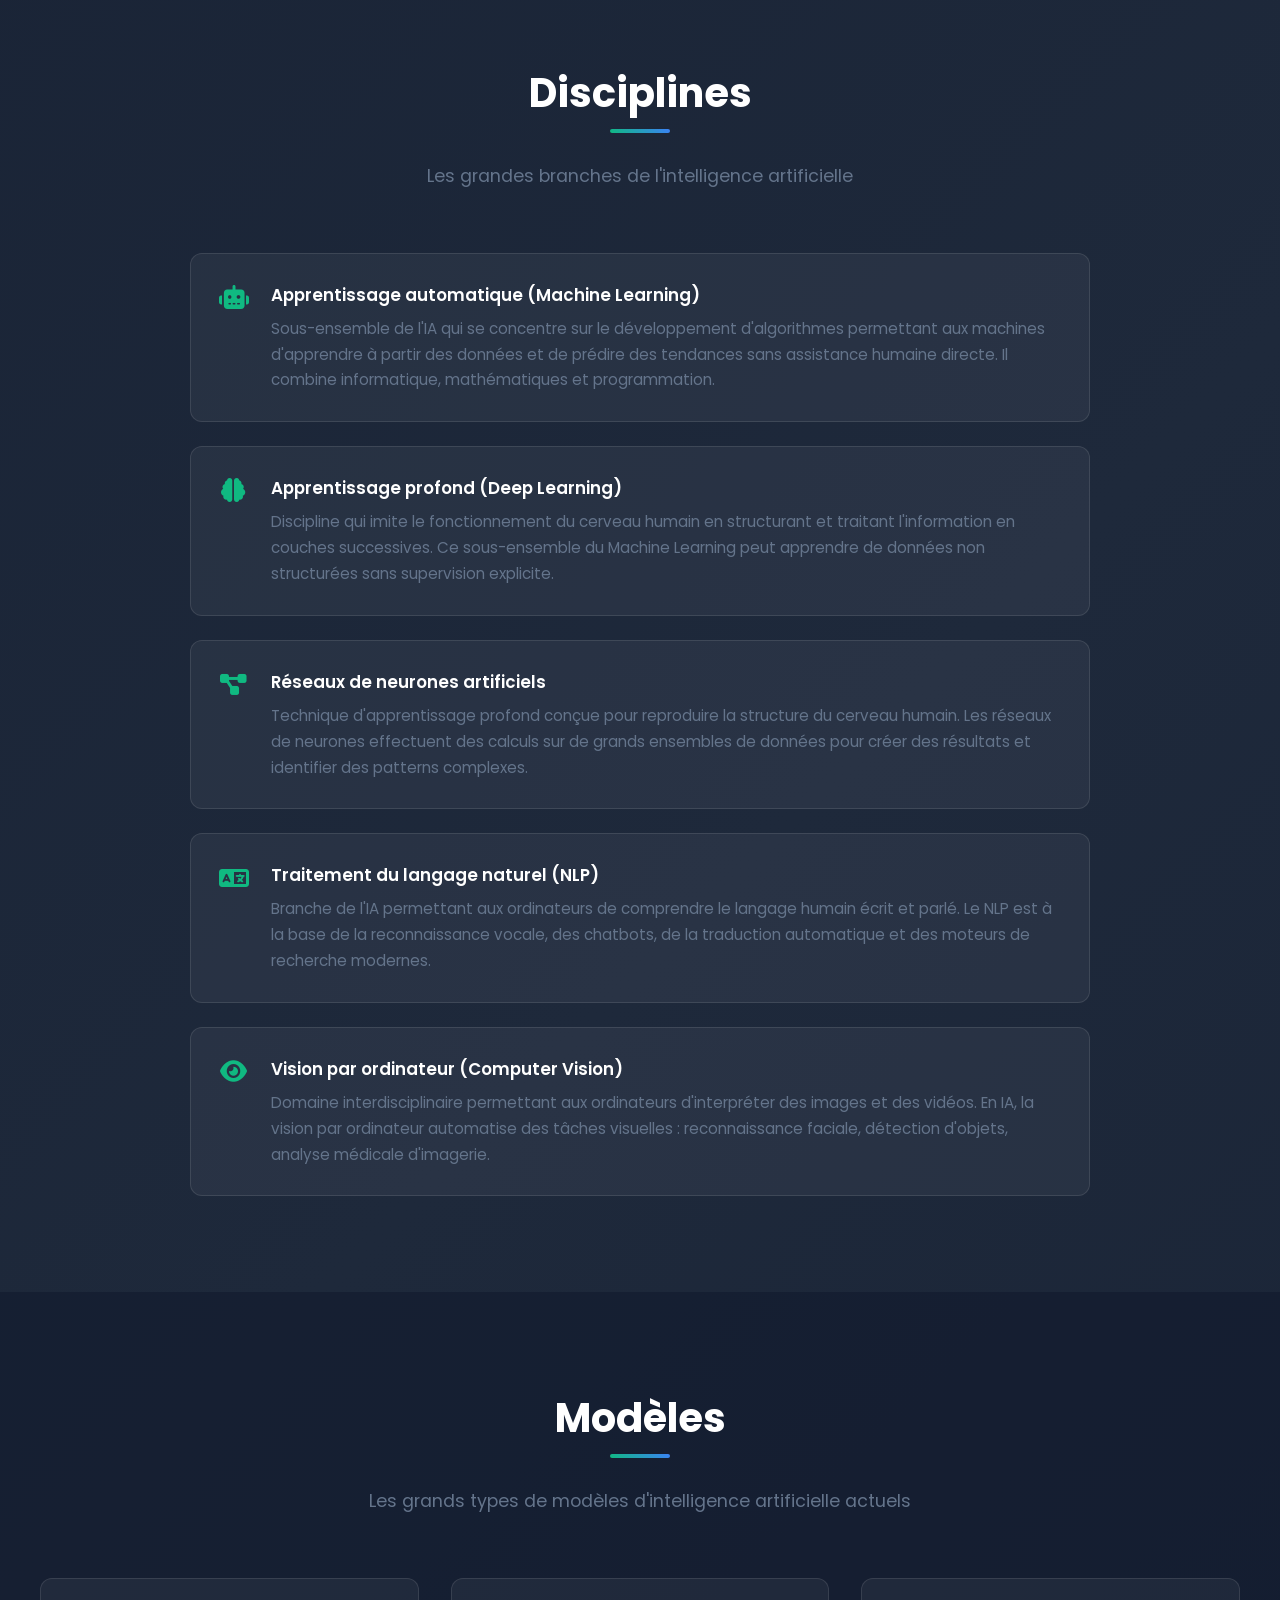
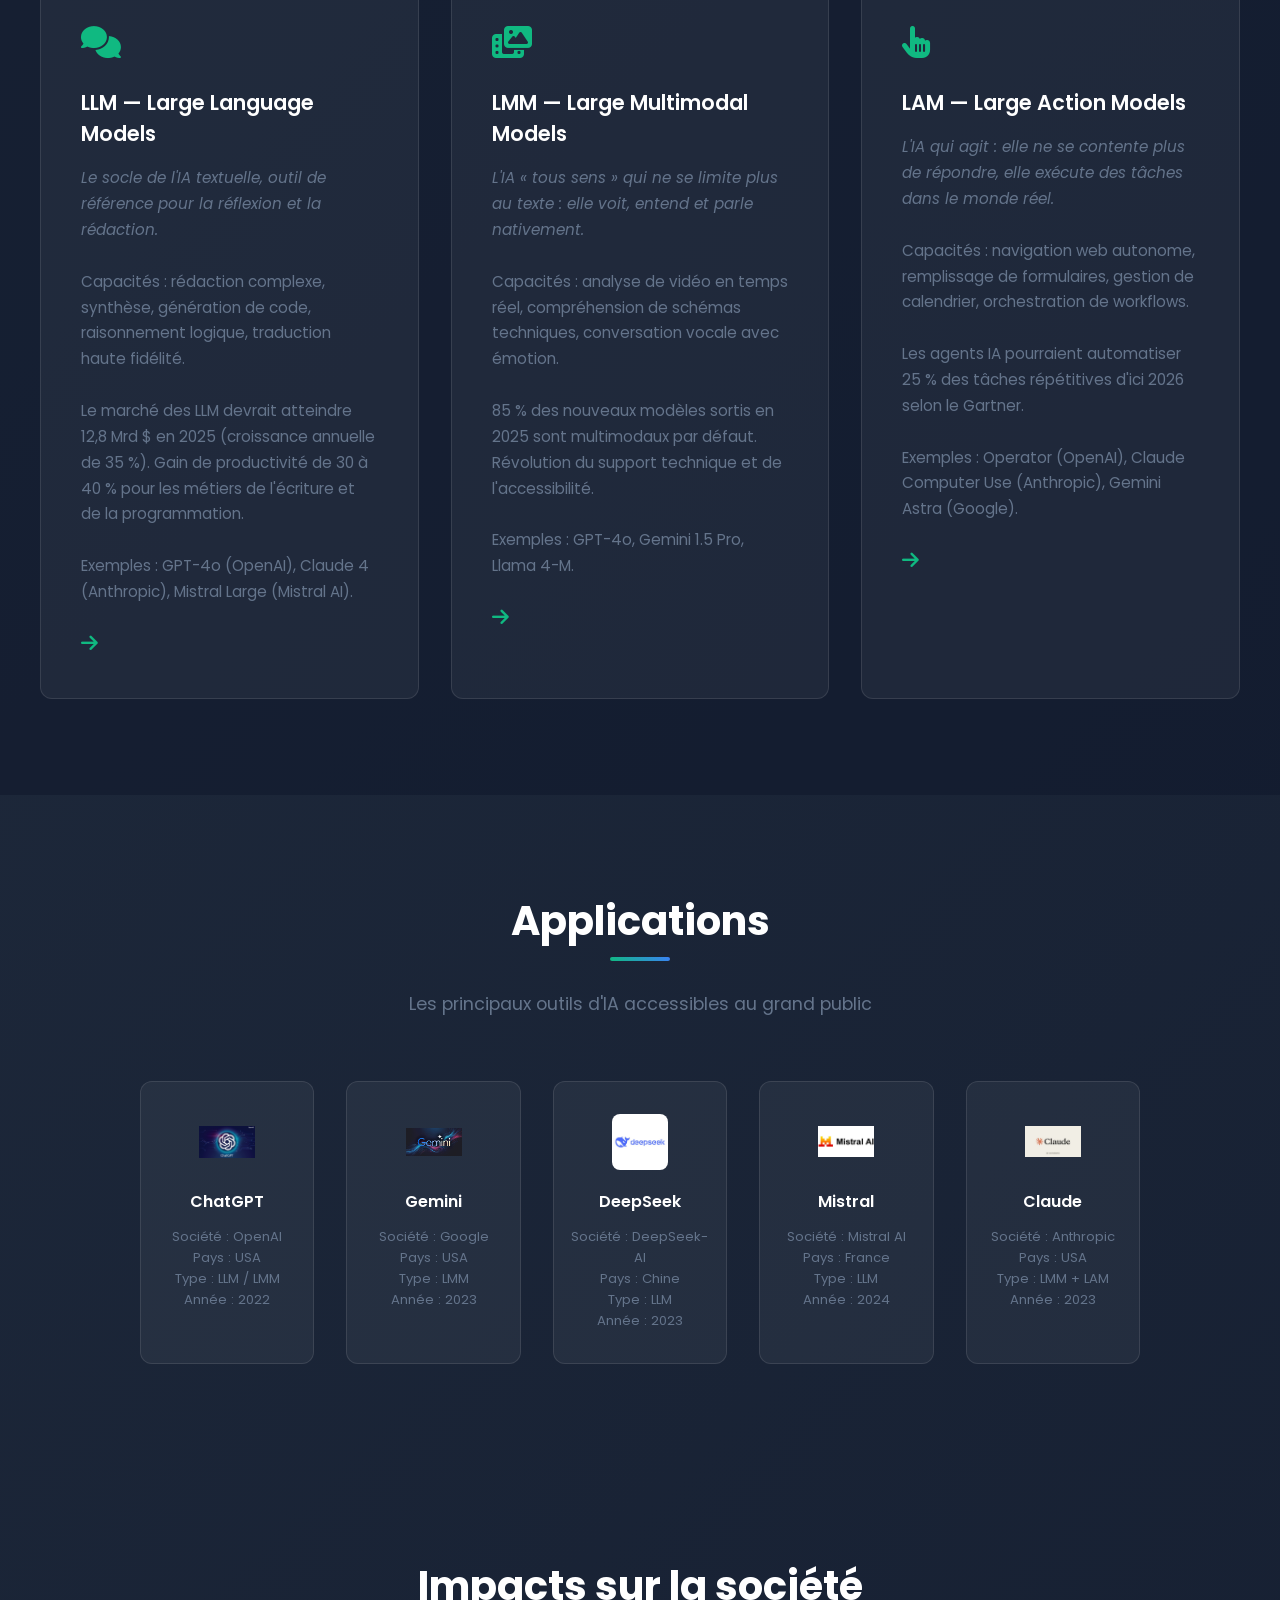
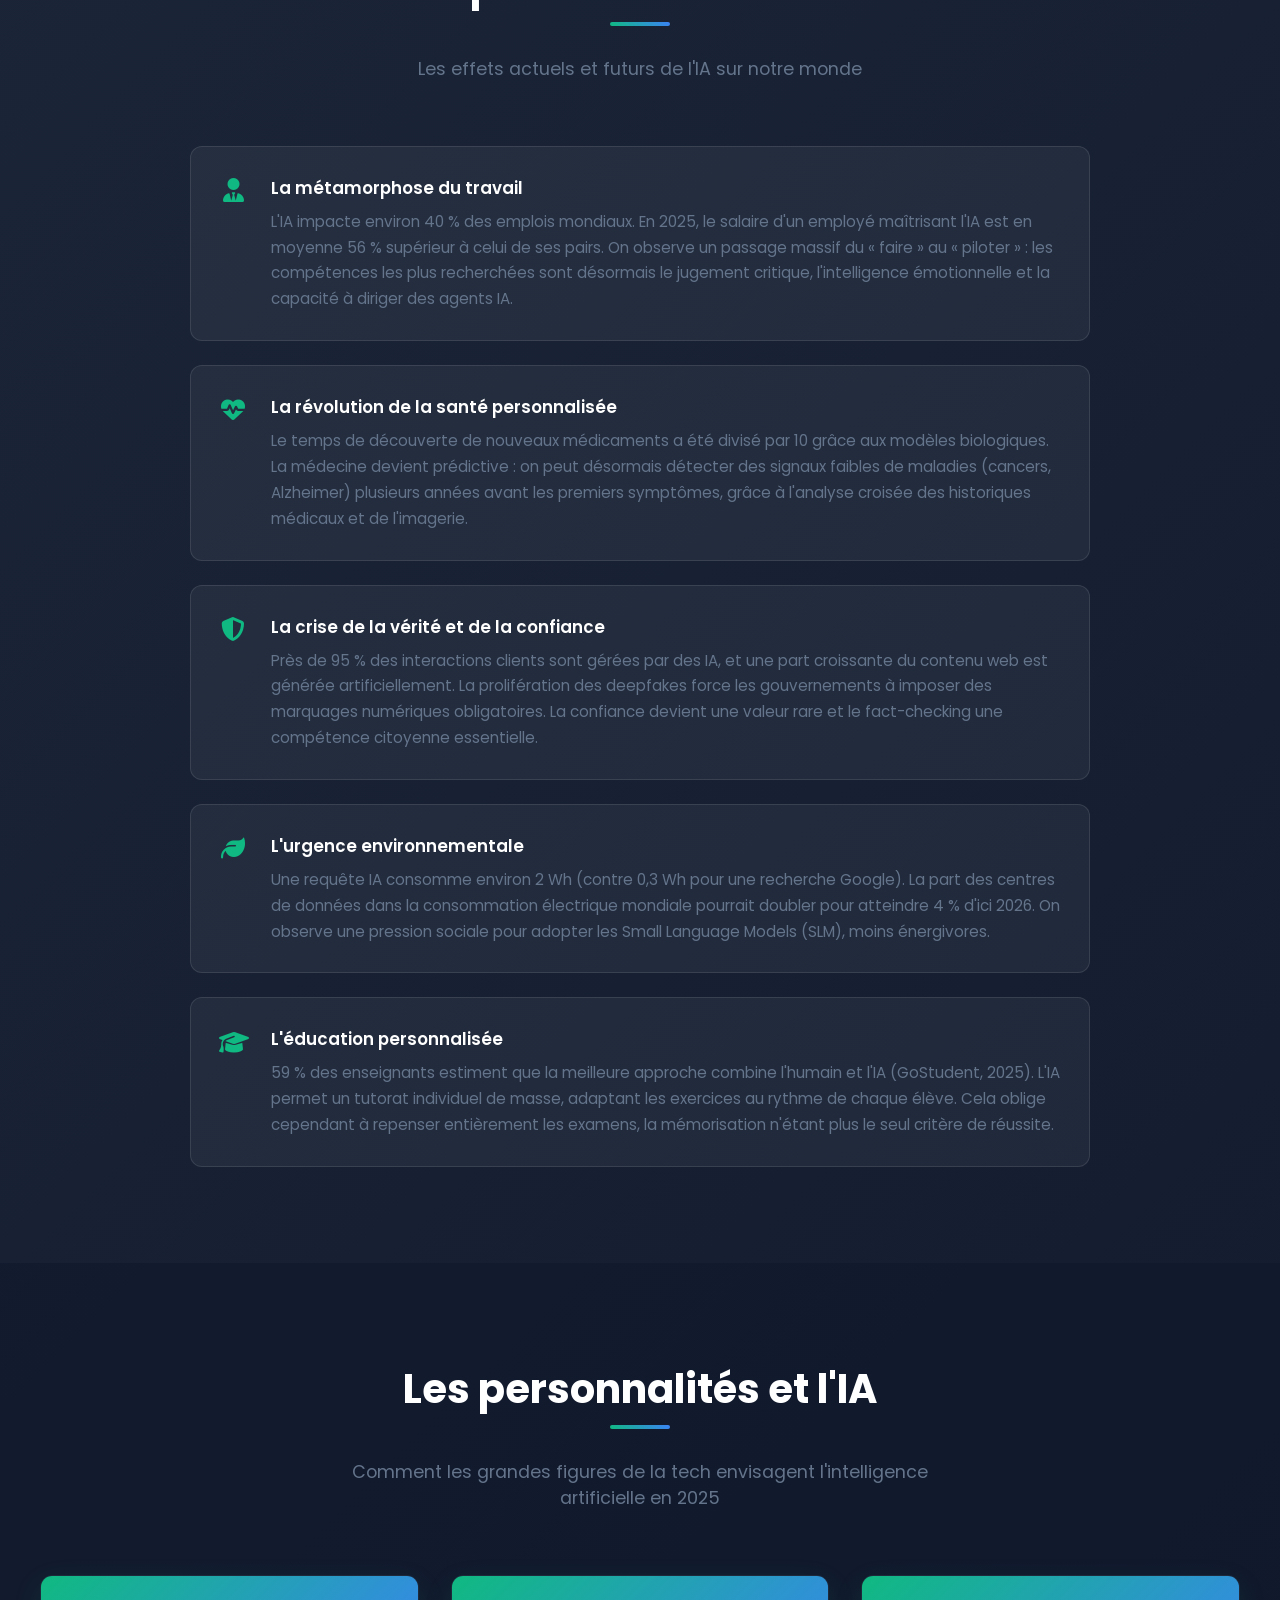
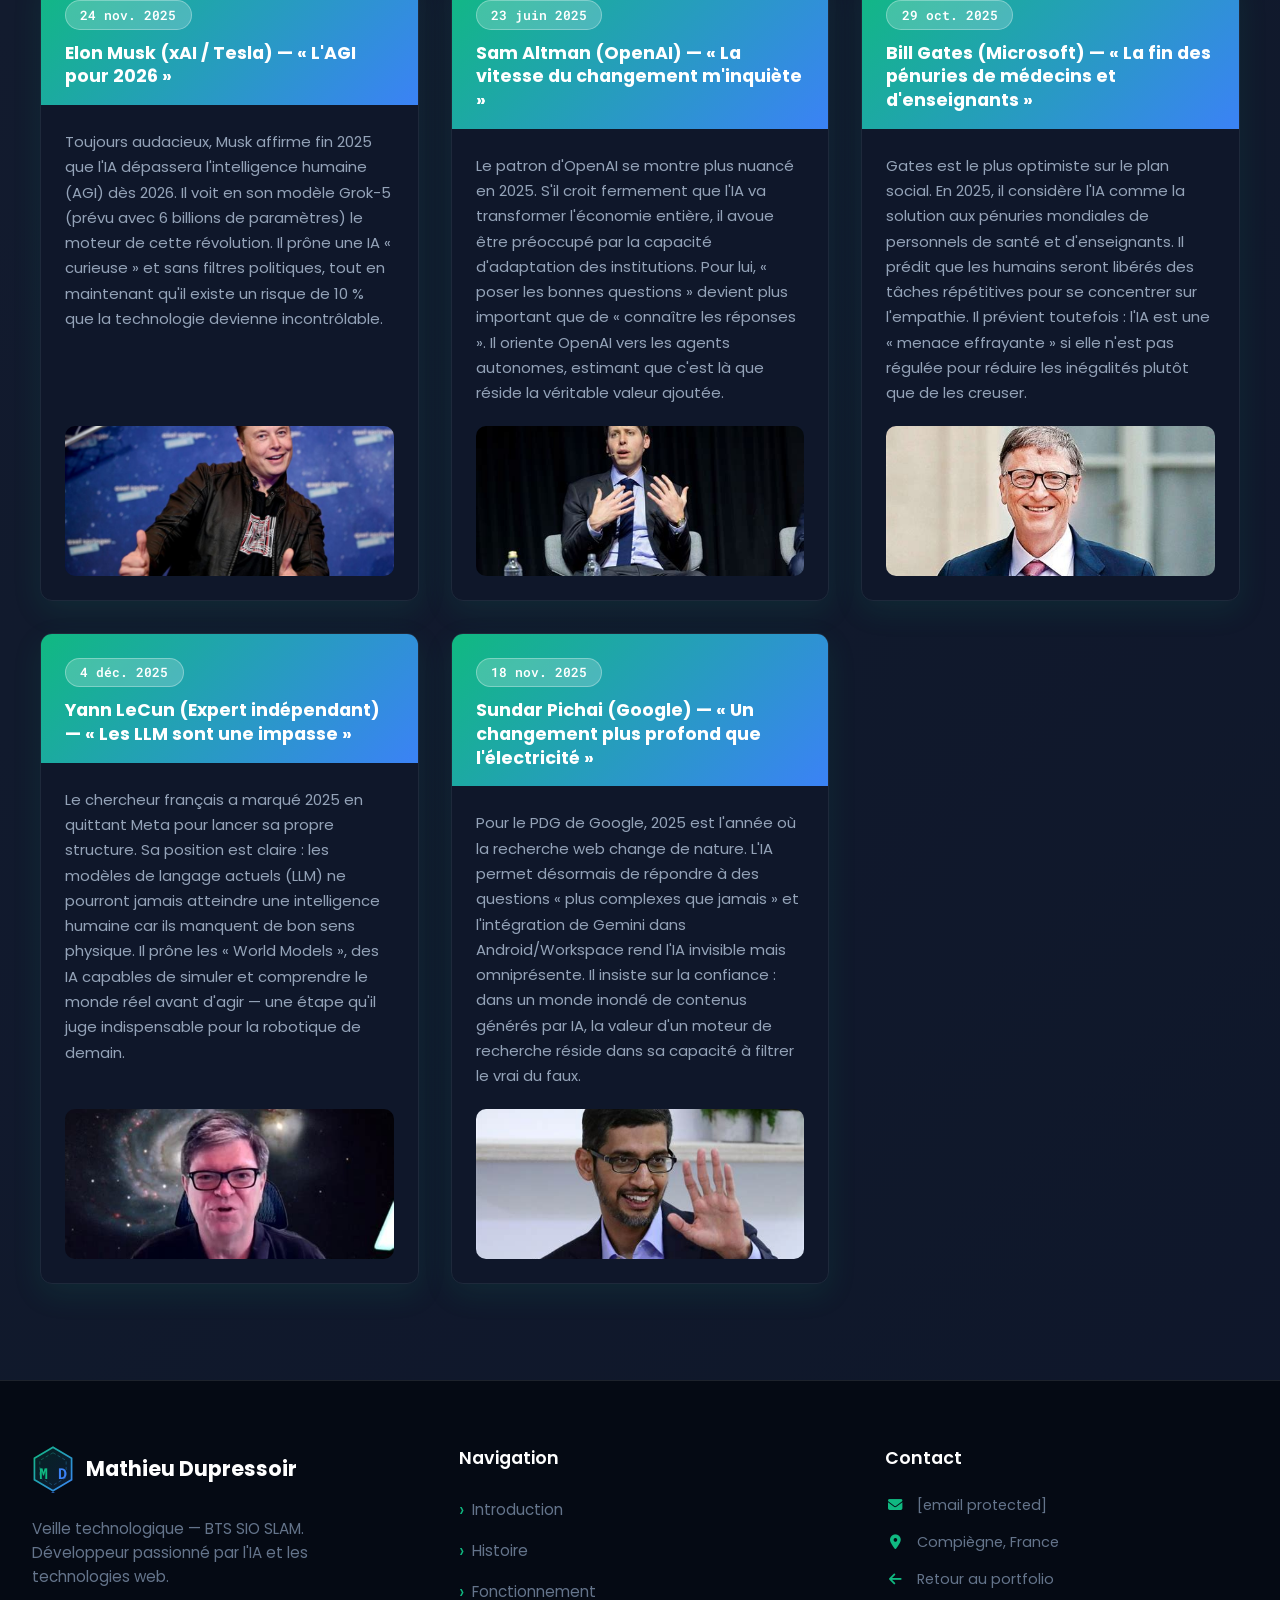
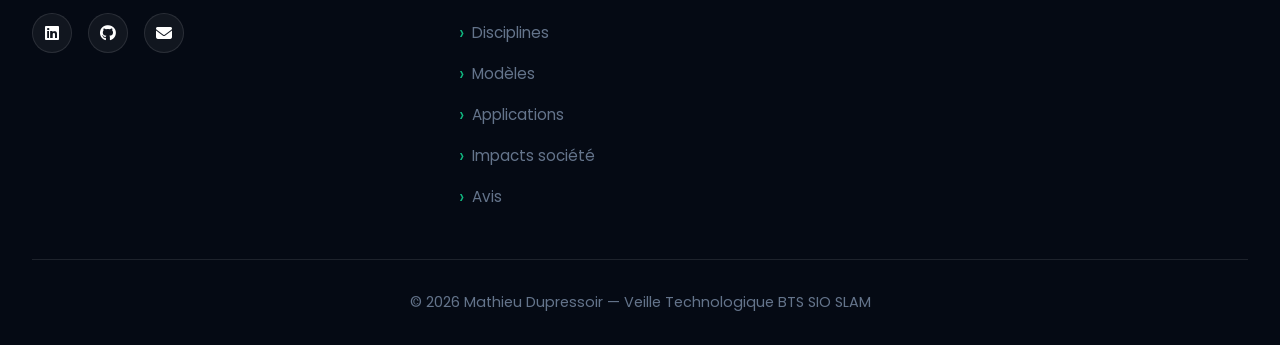
<file: Veille_technologique/Veille_technologique.html>
<!DOCTYPE html>
<html lang="fr">
<head>
    <meta charset="UTF-8">
    <meta name="viewport" content="width=device-width, initial-scale=1.0">
    <title>Veille Technologique — Intelligence Artificielle | Mathieu Dupressoir</title>
    <link rel="stylesheet" href="style_ia.css">
    <link rel="stylesheet" href="https://cdnjs.cloudflare.com/ajax/libs/font-awesome/6.4.0/css/all.min.css">
    <link href="https://fonts.googleapis.com/css2?family=Poppins:wght@300;400;500;600;700&family=Roboto+Mono:wght@300;400;500&display=swap" rel="stylesheet">
</head>
<body>

<!-- Navigation -->
<nav class="navbar">
    <div class="nav-container">
        <div class="nav-brand">
            <a href="../index.html" class="logo-wrapper" aria-label="Retour au portfolio">
                <svg class="logo-svg" viewBox="0 0 54 62" xmlns="http://www.w3.org/2000/svg" aria-hidden="true">
                    <defs>
                        <linearGradient id="lg-nav" x1="0%" y1="0%" x2="100%" y2="100%">
                            <stop offset="0%" stop-color="#10b981"/>
                            <stop offset="100%" stop-color="#3b82f6"/>
                        </linearGradient>
                    </defs>
                    <polygon points="27,3 51,17 51,45 27,59 3,45 3,17" fill="url(#lg-nav)" opacity="0.14"/>
                    <polygon points="27,3 51,17 51,45 27,59 3,45 3,17" fill="none" stroke="url(#lg-nav)" stroke-width="2.2"/>
                    <polygon points="27,10 44,20 44,42 27,52 10,42 10,20" fill="none" stroke="url(#lg-nav)" stroke-width="0.9" stroke-dasharray="4 3" opacity="0.5"/>
                    <text x="15" y="36" font-family="'Roboto Mono',monospace" font-size="20" font-weight="700" fill="#10b981" text-anchor="middle" dominant-baseline="central">M</text>
                    <text x="39" y="36" font-family="'Roboto Mono',monospace" font-size="20" font-weight="700" fill="#3b82f6" text-anchor="middle" dominant-baseline="central">D</text>
                    <circle cx="27" cy="64" r="3" fill="#3b82f6"/>
                </svg>
            </a>
        </div>

        <div class="nav-menu-wrapper">
            <button class="nav-arrow nav-arrow--left" id="navArrowLeft" aria-label="Défiler à gauche">
                <i class="fas fa-chevron-left"></i>
            </button>

        <ul class="nav-menu" id="navMenu">
            <li><a href="../index.html" class="nav-link">
                <i class="fas fa-user-circle"></i>
                <span>Portfolio</span>
            </a></li>
            <li><a href="#introduction" class="nav-link active">
                <i class="fas fa-home"></i>
                <span>Introduction</span>
            </a></li>
            <li><a href="#histoire" class="nav-link">
                <i class="fas fa-history"></i>
                <span>Histoire</span>
            </a></li>
            <li><a href="#fonctionnement" class="nav-link">
                <i class="fas fa-cogs"></i>
                <span>Fonctionnement</span>
            </a></li>
            <li><a href="#disciplines" class="nav-link">
                <i class="fas fa-graduation-cap"></i>
                <span>Disciplines</span>
            </a></li>
            <li><a href="#modeles" class="nav-link">
                <i class="fas fa-project-diagram"></i>
                <span>Modèles</span>
            </a></li>
            <li><a href="#applications" class="nav-link">
                <i class="fas fa-rocket"></i>
                <span>Applications</span>
            </a></li>
            <li><a href="#impacts" class="nav-link">
                <i class="fas fa-chart-line"></i>
                <span>Impacts</span>
            </a></li>
            <li><a href="#avis" class="nav-link">
                <i class="fas fa-comments"></i>
                <span>Avis</span>
            </a></li>
        </ul>

            <button class="nav-arrow nav-arrow--right" id="navArrowRight" aria-label="Défiler à droite">
                <i class="fas fa-chevron-right"></i>
            </button>
        </div>

        <div class="nav-actions">
          
            <a href="https://gemini.google.com/app" target="_blank" rel="noopener" class="btn btn-primary btn-small">
                <i class="fas fa-robot"></i>
                <span>Discuter avec une IA</span>
            </a>
        </div>

        <button class="menu-toggle" id="menuToggle" aria-label="Menu mobile">
            <i class="fas fa-bars"></i>
        </button>
    </div>
</nav>

<!-- Menu mobile -->
<div class="mobile-menu" id="mobileMenu">
    <div class="mobile-menu-header">
        <svg class="logo-svg" viewBox="0 0 54 62" xmlns="http://www.w3.org/2000/svg" aria-hidden="true">
            <defs>
                <linearGradient id="lg-mob" x1="0%" y1="0%" x2="100%" y2="100%">
                    <stop offset="0%" stop-color="#10b981"/>
                    <stop offset="100%" stop-color="#3b82f6"/>
                </linearGradient>
            </defs>
            <polygon points="27,3 51,17 51,45 27,59 3,45 3,17" fill="url(#lg-mob)" opacity="0.14"/>
            <polygon points="27,3 51,17 51,45 27,59 3,45 3,17" fill="none" stroke="url(#lg-mob)" stroke-width="2.2"/>
            <polygon points="27,10 44,20 44,42 27,52 10,42 10,20" fill="none" stroke="url(#lg-mob)" stroke-width="0.9" stroke-dasharray="4 3" opacity="0.5"/>
            <text x="15" y="36" font-family="'Roboto Mono',monospace" font-size="20" font-weight="700" fill="#10b981" text-anchor="middle" dominant-baseline="central">M</text>
            <text x="39" y="36" font-family="'Roboto Mono',monospace" font-size="20" font-weight="700" fill="#3b82f6" text-anchor="middle" dominant-baseline="central">D</text>
        </svg>
        <button class="menu-close" id="menuClose" aria-label="Fermer le menu">
            <i class="fas fa-times"></i>
        </button>
    </div>
    <ul class="mobile-nav-menu">
        <li><a href="../index.html" class="mobile-nav-link">
            <i class="fas fa-user-circle"></i>
            <span>Portfolio</span>
        </a></li>
        <li><a href="#introduction" class="mobile-nav-link active">
            <i class="fas fa-home"></i>
            <span>Introduction</span>
        </a></li>
        <li><a href="#histoire" class="mobile-nav-link">
            <i class="fas fa-history"></i>
            <span>Histoire</span>
        </a></li>
        <li><a href="#fonctionnement" class="mobile-nav-link">
            <i class="fas fa-cogs"></i>
            <span>Fonctionnement</span>
        </a></li>
        <li><a href="#disciplines" class="mobile-nav-link">
            <i class="fas fa-graduation-cap"></i>
            <span>Disciplines</span>
        </a></li>
        <li><a href="#modeles" class="mobile-nav-link">
            <i class="fas fa-project-diagram"></i>
            <span>Modèles</span>
        </a></li>
        <li><a href="#applications" class="mobile-nav-link">
            <i class="fas fa-rocket"></i>
            <span>Applications</span>
        </a></li>
        <li><a href="#impacts" class="mobile-nav-link">
            <i class="fas fa-chart-line"></i>
            <span>Impacts</span>
        </a></li>
        <li><a href="#avis" class="mobile-nav-link">
            <i class="fas fa-comments"></i>
            <span>Avis</span>
        </a></li>
    </ul>
    <div class="mobile-menu-footer">
        <a href="https://gemini.google.com/app" target="_blank" rel="noopener" class="btn btn-primary btn-block">
            <i class="fas fa-robot"></i>
            <span>Discuter avec une IA</span>
        </a>
    </div>
</div>

<!-- Contenu principal -->
<main class="main-content">

    <!-- Section Héros -->
    <section class="hero-section" id="introduction">
        <div class="hero-overlay"></div>
        <div class="hero-container">
            <div class="hero-content">
                <div class="welcome-badge">
                    <span class="badge-text">VEILLE TECHNOLOGIQUE — BTS SIO</span>
                </div>

                <h1 class="hero-title">
                    <span class="title-line">Les différents aspects de</span>
                    <span class="title-line accent">l'Intelligence Artificielle</span>
                </h1>

                <p class="hero-description">
                    Page consacrée à l'intelligence artificielle et ses différentes
                    facettes, explorant ses applications et son impact sur notre société.
                </p>

                <div class="hero-stats">
                    <div class="stat-item">
                        <div class="stat-number">18,3 M</div>
                        <div class="stat-label">Utilisateurs en France</div>
                    </div>
                    <div class="stat-item">
                        <div class="stat-number">30 %</div>
                        <div class="stat-label">De la population française utilise l'IA</div>
                    </div>
                </div>

                <div class="hero-actions">
                    <a href="#histoire" class="btn btn-primary">
                        <i class="fas fa-history"></i>
                        <span>Découvrir l'histoire</span>
                    </a>
                    <a href="../index.html" class="btn btn-secondary">
                        <i class="fas fa-arrow-left"></i>
                        <span>Retour au portfolio</span>
                    </a>
                </div>
            </div>
        </div>
    </section>

    <!-- Section Histoire -->
    <section class="parcours-section" id="histoire">
        <div class="section-header">
            <h2 class="section-title">Histoire</h2>
            <p class="section-subtitle">Les grandes étapes de l'histoire de l'intelligence artificielle</p>
        </div>

        <div class="parcours-grid">

            <!-- 1950 — Alan Turing -->
            <div class="parcours-card">
                <div class="parcours-header">
                    <div class="parcours-year">1950</div>
                    <h3 class="parcours-title">Alan Turing pose la question fondatrice de l'IA</h3>
                </div>
                <div class="parcours-body">
                    <p class="parcours-description">
                        Alan Turing publie « Computing Machinery and Intelligence » et propose le test de Turing : une machine doit tenter de se faire passer pour un humain dans une conversation écrite. Ce jeu d'imitation devient la première définition opérationnelle de l'intelligence artificielle. Aujourd'hui, le test sert encore de référence pour évaluer les performances des IA génératives.
                    </p>
                    <div class="parcours-skills">
                        <span class="skill-tag">Test de Turing</span>
                        <span class="skill-tag">Fondations théoriques</span>
                    </div>
                    <div class="parcours-image-link">
                        <a href="https://fr.wikipedia.org/wiki/Alan_Turing" target="_blank" rel="noopener" class="image-link-wrapper">
                            <img src="/img/turing.jpg" alt="Alan Turing" class="parcours-img">
                            <div class="image-overlay">
                                <i class="fas fa-external-link-alt"></i>
                                <span>En savoir plus sur Alan Turing</span>
                            </div>
                        </a>
                    </div>
                </div>
            </div>

            <!-- 1956 — Dartmouth -->
            <div class="parcours-card">
                <div class="parcours-header">
                    <div class="parcours-year">1956</div>
                    <h3 class="parcours-title">Naissance du terme « intelligence artificielle »</h3>
                </div>
                <div class="parcours-body">
                    <p class="parcours-description">
                        Durant l'été 1956 au Dartmouth College (New Hampshire), John McCarthy organise la conférence fondatrice de l'IA et propose le terme « Artificial Intelligence ». L'idée centrale : créer des ordinateurs capables de simuler des fonctions humaines comme l'apprentissage, la mémoire ou la résolution de problèmes. Ce moment marque le point de départ officiel de la recherche en IA.
                    </p>
                    <div class="parcours-skills">
                        <span class="skill-tag">John McCarthy</span>
                        <span class="skill-tag">Dartmouth College</span>
                    </div>
                    <div class="parcours-image-link">
                        <a href="https://fr.wikipedia.org/wiki/Conf%C3%A9rence_de_Dartmouth" target="_blank" rel="noopener" class="image-link-wrapper">
                            <img src="/img/dartmouth.jpg" alt="Conférence de Dartmouth" class="parcours-img">
                            <div class="image-overlay">
                                <i class="fas fa-external-link-alt"></i>
                                <span>Conférence de Dartmouth</span>
                            </div>
                        </a>
                    </div>
                </div>
            </div>

            <!-- 1966 — ELIZA -->
            <div class="parcours-card">
                <div class="parcours-header">
                    <div class="parcours-year">1966</div>
                    <h3 class="parcours-title">ELIZA — le premier chatbot de l'histoire</h3>
                </div>
                <div class="parcours-body">
                    <p class="parcours-description">
                        Joseph Weizenbaum (MIT) développe ELIZA, un programme simulant un psychothérapeute rogérien. ELIZA reformulait les entrées de l'utilisateur ou piochait dans des réponses préprogrammées. Malgré l'intention de Weizenbaum de montrer les limites des machines, de nombreux utilisateurs se sont attachés à leur « psy artificiel ». Ce programme est considéré comme le premier chatbot et a donné naissance au TALN (traitement automatique du langage naturel).
                    </p>
                    <div class="parcours-skills">
                        <span class="skill-tag">TALN</span>
                        <span class="skill-tag">Premier chatbot</span>
                    </div>
                    <div class="parcours-image-link">
                        <a href="https://fr.wikipedia.org/wiki/ELIZA" target="_blank" rel="noopener" class="image-link-wrapper">
                            <img src="/img/eliza.jpg" alt="ELIZA chatbot" class="parcours-img">
                            <div class="image-overlay">
                                <i class="fas fa-external-link-alt"></i>
                                <span>Découvrir ELIZA</span>
                            </div>
                        </a>
                    </div>
                </div>
            </div>

            <!-- 1997 — Deep Blue -->
            <div class="parcours-card">
                <div class="parcours-header">
                    <div class="parcours-year">1997</div>
                    <h3 class="parcours-title">Deep Blue bat Kasparov aux échecs</h3>
                </div>
                <div class="parcours-body">
                    <p class="parcours-description">
                        Le superordinateur Deep Blue d'IBM bat le champion du monde d'échecs Garry Kasparov lors d'un match en six parties. C'est la première fois qu'une machine bat un champion du monde en titre dans des conditions de compétition officielle. Cet événement marque un tournant symbolique et prouve que les machines peuvent surpasser l'humain dans des tâches cognitives complexes.
                    </p>
                    <div class="parcours-skills">
                        <span class="skill-tag">IBM Deep Blue</span>
                        <span class="skill-tag">Heuristique</span>
                    </div>
                    <div class="parcours-image-link">
                        <a href="https://fr.wikipedia.org/wiki/Deep_Blue" target="_blank" rel="noopener" class="image-link-wrapper">
                            <img src="/img/deep-blue.jpg" alt="Deep Blue vs Kasparov" class="parcours-img">
                            <div class="image-overlay">
                                <i class="fas fa-external-link-alt"></i>
                                <span>Deep Blue vs Kasparov</span>
                            </div>
                        </a>
                    </div>
                </div>
            </div>

            <!-- 2016 — AlphaGo -->
            <div class="parcours-card">
                <div class="parcours-header">
                    <div class="parcours-year">2016</div>
                    <h3 class="parcours-title">AlphaGo bat Lee Sedol au jeu de Go</h3>
                </div>
                <div class="parcours-body">
                    <p class="parcours-description">
                        AlphaGo (DeepMind / Google) bat Lee Sedol, l'un des meilleurs joueurs mondiaux de Go. Le Go est bien plus complexe que les échecs — le nombre de configurations possibles dépasse le nombre d'atomes de l'univers. AlphaGo combine réseaux de neurones profonds et apprentissage par renforcement, démontrant que l'IA peut maîtriser des tâches nécessitant intuition et créativité.
                    </p>
                    <div class="parcours-skills">
                        <span class="skill-tag">DeepMind</span>
                        <span class="skill-tag">Apprentissage par renforcement</span>
                    </div>
                    <div class="parcours-image-link">
                        <a href="https://fr.wikipedia.org/wiki/AlphaGo" target="_blank" rel="noopener" class="image-link-wrapper">
                            <img src="/img/alphago.jpg" alt="AlphaGo vs Lee Sedol" class="parcours-img">
                            <div class="image-overlay">
                                <i class="fas fa-external-link-alt"></i>
                                <span>AlphaGo vs Lee Sedol</span>
                            </div>
                        </a>
                    </div>
                </div>
            </div>

            <!-- 2018 — BERT -->
            <div class="parcours-card">
                <div class="parcours-header">
                    <div class="parcours-year">2018</div>
                    <h3 class="parcours-title">BERT — Google révolutionne le traitement du langage</h3>
                </div>
                <div class="parcours-body">
                    <p class="parcours-description">
                        Google présente BERT (Bidirectional Encoder Representations from Transformers), capable d'analyser le contexte d'un mot dans les deux directions simultanément (gauche et droite). Cette approche améliore considérablement la compréhension du langage naturel et devient la base de nombreux systèmes de recherche et assistants virtuels. BERT ouvre la voie aux grands modèles de langage modernes.
                    </p>
                    <div class="parcours-skills">
                        <span class="skill-tag">Transformers</span>
                        <span class="skill-tag">TALN</span>
                        <span class="skill-tag">Google</span>
                    </div>
                    <div class="parcours-image-link">
                        <a href="https://fr.wikipedia.org/wiki/BERT_(mod%C3%A8le_de_langage)" target="_blank" rel="noopener" class="image-link-wrapper">
                            <img src="/img/bert.jpg" alt="BERT modèle" class="parcours-img">
                            <div class="image-overlay">
                                <i class="fas fa-external-link-alt"></i>
                                <span>Découvrir BERT</span>
                            </div>
                        </a>
                    </div>
                </div>
            </div>

            <!-- 2020 — GPT-3 -->
            <div class="parcours-card">
                <div class="parcours-header">
                    <div class="parcours-year">2020</div>
                    <h3 class="parcours-title">GPT-3 inaugure l'ère des grands modèles de langage</h3>
                </div>
                <div class="parcours-body">
                    <p class="parcours-description">
                        OpenAI lance GPT-3 avec 175 milliards de paramètres, devenant le plus grand modèle de langage de l'époque. GPT-3 peut générer du texte cohérent, traduire, répondre à des questions et écrire du code. Il popularise les LLM (Large Language Models) et stimule massivement la recherche en IA générative, rendant ces technologies plus accessibles et puissantes.
                    </p>
                    <div class="parcours-skills">
                        <span class="skill-tag">LLM</span>
                        <span class="skill-tag">OpenAI</span>
                        <span class="skill-tag">175 Mrd paramètres</span>
                    </div>
                    <div class="parcours-image-link">
                        <a href="https://openai.com/chatgpt" target="_blank" rel="noopener" class="image-link-wrapper">
                            <img src="/img/chatgpt.jpg" alt="ChatGPT" class="parcours-img">
                            <div class="image-overlay">
                                <i class="fas fa-external-link-alt"></i>
                                <span>ChatGPT par OpenAI</span>
                            </div>
                        </a>
                    </div>
                </div>
            </div>

            <!-- 2024-2025 — Course LLM -->
            <div class="parcours-card">
                <div class="parcours-header">
                    <div class="parcours-year">2024 – 2025</div>
                    <h3 class="parcours-title">La course aux LLM : GPT-4o, Claude, Gemini…</h3>
                </div>
                <div class="parcours-body">
                    <p class="parcours-description">
                        Multiplication des grands modèles de langage avec les acteurs majeurs : OpenAI (GPT-4o), Anthropic (Claude 3 / 4), Google (Gemini), Mistral AI. Chaque modèle apporte des améliorations en compréhension contextuelle, génération multimodale et raisonnement. Cette compétition stimule une innovation rapide avec des implications majeures pour la société, l'économie et la culture.
                    </p>
                    <div class="parcours-skills">
                        <span class="skill-tag">GPT-4o</span>
                        <span class="skill-tag">Claude</span>
                        <span class="skill-tag">Gemini</span>
                        <span class="skill-tag">Mistral</span>
                    </div>
                    <div class="parcours-image-link">
                        <a href="https://gemini.google.com/app" target="_blank" rel="noopener" class="image-link-wrapper">
                            <img src="/img/gemini.jpg" alt="Gemini IA" class="parcours-img">
                            <div class="image-overlay">
                                <i class="fas fa-external-link-alt"></i>
                                <span>Découvrir Gemini</span>
                            </div>
                        </a>
                    </div>
                </div>
            </div>

        </div>
    </section>

    <!-- Section Fonctionnement -->
    <section class="contact-section" id="fonctionnement">
        <div class="section-header">
            <h2 class="section-title">Fonctionnement</h2>
            <p class="section-subtitle">Les grandes étapes du traitement de l'information par une IA</p>
        </div>
        <div class="contact-container">
            <div class="contact-info">
                <div class="contact-item">
                    <i class="fas fa-database"></i>
                    <div>
                        <h3>1. Entrée</h3>
                        <p>Les données sont collectées depuis diverses sources (texte, audio, vidéo…), triées par catégories et préparées selon des protocoles définis. Cette étape détermine la qualité et la pertinence de ce que l'IA pourra apprendre.</p>
                    </div>
                </div>
                <div class="contact-item">
                    <i class="fas fa-cogs"></i>
                    <div>
                        <h3>2. Traitement</h3>
                        <p>L'IA trie et déchiffre les données en utilisant des modèles qu'elle a été entraînée à reconnaître. Elle identifie des patterns similaires dans les nouvelles données qui transitent dans le système, construisant progressivement sa compréhension.</p>
                    </div>
                </div>
                <div class="contact-item">
                    <i class="fas fa-chart-line"></i>
                    <div>
                        <h3>3. Résultats</h3>
                        <p>L'IA utilise les patterns détectés pour prédire des comportements et des tendances. Elle décide si les données sont « validées » (conformes aux modèles connus) ou « rejetées », déterminant ainsi les sorties utilisables pour la prise de décision.</p>
                    </div>
                </div>
                <div class="contact-item">
                    <i class="fas fa-sliders-h"></i>
                    <div>
                        <h3>4. Ajustements</h3>
                        <p>Lorsque des données sont « rejetées », l'IA apprend de ses erreurs et le processus recommence dans des conditions différentes. Les règles de l'algorithme sont affinées pour mieux s'adapter aux données, créant une boucle d'amélioration continue.</p>
                    </div>
                </div>
                <div class="contact-item">
                    <i class="fas fa-clipboard-check"></i>
                    <div>
                        <h3>5. Évaluation</h3>
                        <p>Étape finale : l'IA synthétise les informations pour formuler des prédictions basées sur les résultats et les ajustements accumulés. Ces retours peuvent être intégrés dans l'algorithme pour améliorer les prochaines itérations.</p>
                    </div>
                </div>
            </div>
        </div>
    </section>

    <!-- Section Disciplines -->
    <!-- Note : l'ancre est maintenant #disciplines (minuscules) pour cohérence -->
    <section class="contact-section" id="disciplines">
        <div class="section-header">
            <h2 class="section-title">Disciplines</h2>
            <p class="section-subtitle">Les grandes branches de l'intelligence artificielle</p>
        </div>
        <div class="contact-container">
            <div class="contact-info">
                <div class="contact-item">
                    <i class="fas fa-robot"></i>
                    <div>
                        <h3>Apprentissage automatique (Machine Learning)</h3>
                        <p>Sous-ensemble de l'IA qui se concentre sur le développement d'algorithmes permettant aux machines d'apprendre à partir des données et de prédire des tendances sans assistance humaine directe. Il combine informatique, mathématiques et programmation.</p>
                    </div>
                </div>
                <div class="contact-item">
                    <i class="fas fa-brain"></i>
                    <div>
                        <h3>Apprentissage profond (Deep Learning)</h3>
                        <p>Discipline qui imite le fonctionnement du cerveau humain en structurant et traitant l'information en couches successives. Ce sous-ensemble du Machine Learning peut apprendre de données non structurées sans supervision explicite.</p>
                    </div>
                </div>
                <div class="contact-item">
                    <i class="fas fa-project-diagram"></i>
                    <div>
                        <h3>Réseaux de neurones artificiels</h3>
                        <p>Technique d'apprentissage profond conçue pour reproduire la structure du cerveau humain. Les réseaux de neurones effectuent des calculs sur de grands ensembles de données pour créer des résultats et identifier des patterns complexes.</p>
                    </div>
                </div>
                <div class="contact-item">
                    <i class="fas fa-language"></i>
                    <div>
                        <h3>Traitement du langage naturel (NLP)</h3>
                        <p>Branche de l'IA permettant aux ordinateurs de comprendre le langage humain écrit et parlé. Le NLP est à la base de la reconnaissance vocale, des chatbots, de la traduction automatique et des moteurs de recherche modernes.</p>
                    </div>
                </div>
                <div class="contact-item">
                    <i class="fas fa-eye"></i>
                    <div>
                        <h3>Vision par ordinateur (Computer Vision)</h3>
                        <p>Domaine interdisciplinaire permettant aux ordinateurs d'interpréter des images et des vidéos. En IA, la vision par ordinateur automatise des tâches visuelles : reconnaissance faciale, détection d'objets, analyse médicale d'imagerie.</p>
                    </div>
                </div>
            </div>
        </div>
    </section>

    <!-- Section Modèles -->
    <section class="quick-access" id="modeles">
        <div class="section-header">
            <h2 class="section-title">Modèles</h2>
            <p class="section-subtitle">Les grands types de modèles d'intelligence artificielle actuels</p>
        </div>

        <div class="access-grid">
            <a href="https://fr.wikipedia.org/wiki/Grand_mod%C3%A8le_de_langage" target="_blank" rel="noopener" class="access-card">
                <div class="card-icon"><i class="fas fa-comments"></i></div>
                <h3 class="card-title">LLM — Large Language Models</h3>
                <p class="card-description">
                    <em>Le socle de l'IA textuelle, outil de référence pour la réflexion et la rédaction.</em><br><br>
                    Capacités : rédaction complexe, synthèse, génération de code, raisonnement logique, traduction haute fidélité.<br><br>
                    Le marché des LLM devrait atteindre 12,8 Mrd $ en 2025 (croissance annuelle de 35 %). Gain de productivité de 30 à 40 % pour les métiers de l'écriture et de la programmation.<br><br>
                    Exemples : GPT-4o (OpenAI), Claude 4 (Anthropic), Mistral Large (Mistral AI).
                </p>
                <div class="card-arrow"><i class="fas fa-arrow-right"></i></div>
            </a>

            <a href="https://research.aimultiple.com/large-multimodal-models/" target="_blank" rel="noopener" class="access-card">
                <div class="card-icon"><i class="fas fa-photo-video"></i></div>
                <h3 class="card-title">LMM — Large Multimodal Models</h3>
                <p class="card-description">
                    <em>L'IA « tous sens » qui ne se limite plus au texte : elle voit, entend et parle nativement.</em><br><br>
                    Capacités : analyse de vidéo en temps réel, compréhension de schémas techniques, conversation vocale avec émotion.<br><br>
                    85 % des nouveaux modèles sortis en 2025 sont multimodaux par défaut. Révolution du support technique et de l'accessibilité.<br><br>
                    Exemples : GPT-4o, Gemini 1.5 Pro, Llama 4-M.
                </p>
                <div class="card-arrow"><i class="fas fa-arrow-right"></i></div>
            </a>

            <a href="https://www.datacamp.com/fr/blog/large-action-models" target="_blank" rel="noopener" class="access-card">
                <div class="card-icon"><i class="fas fa-hand-pointer"></i></div>
                <h3 class="card-title">LAM — Large Action Models</h3>
                <p class="card-description">
                    <em>L'IA qui agit : elle ne se contente plus de répondre, elle exécute des tâches dans le monde réel.</em><br><br>
                    Capacités : navigation web autonome, remplissage de formulaires, gestion de calendrier, orchestration de workflows.<br><br>
                    Les agents IA pourraient automatiser 25 % des tâches répétitives d'ici 2026 selon le Gartner.<br><br>
                    Exemples : Operator (OpenAI), Claude Computer Use (Anthropic), Gemini Astra (Google).
                </p>
                <div class="card-arrow"><i class="fas fa-arrow-right"></i></div>
            </a>
        </div>
    </section>

    <!-- Section Applications -->
    <section class="tech-stack" id="applications">
        <div class="section-header">
            <h2 class="section-title">Applications</h2>
            <p class="section-subtitle">Les principaux outils d'IA accessibles au grand public</p>
        </div>

        <div class="tech-grid">
            <div class="tech-item">
                <a href="https://chatgpt.com" target="_blank" rel="noopener" aria-label="ChatGPT">
                    <img src="/img/chatgpt.jpg" alt="ChatGPT" class="logo-small">
                </a>
                <span>ChatGPT</span>
                <p>Société : OpenAI<br>Pays : USA<br>Type : LLM / LMM<br>Année : 2022</p>
            </div>
            <div class="tech-item">
                <a href="https://gemini.google.com/app" target="_blank" rel="noopener" aria-label="Gemini">
                    <img src="/img/gemini.jpg" alt="Gemini" class="logo-small">
                </a>
                <span>Gemini</span>
                <p>Société : Google<br>Pays : USA<br>Type : LMM<br>Année : 2023</p>
            </div>
            <div class="tech-item">
                <a href="https://www.deepseek.com" target="_blank" rel="noopener" aria-label="DeepSeek">
                    <img src="/img/deepseek.jpg" alt="DeepSeek" class="logo-small">
                </a>
                <span>DeepSeek</span>
                <p>Société : DeepSeek-AI<br>Pays : Chine<br>Type : LLM<br>Année : 2023</p>
            </div>
            <div class="tech-item">
                <a href="https://chat.mistral.ai/chat" target="_blank" rel="noopener" aria-label="Mistral">
                    <img src="/img/mistral.jpg" alt="Mistral" class="logo-small">
                </a>
                <span>Mistral</span>
                <p>Société : Mistral AI<br>Pays : France<br>Type : LLM<br>Année : 2024</p>
            </div>
            <div class="tech-item">
                <a href="https://claude.ai/new" target="_blank" rel="noopener" aria-label="Claude">
                    <img src="/img/claude.jpg" alt="Claude" class="logo-small">
                </a>
                <span>Claude</span>
                <p>Société : Anthropic<br>Pays : USA<br>Type : LMM + LAM<br>Année : 2023</p>
            </div>
        </div>
    </section>

    <!-- Section Impacts -->
    <section class="contact-section" id="impacts">
        <div class="section-header">
            <h2 class="section-title">Impacts sur la société</h2>
            <p class="section-subtitle">Les effets actuels et futurs de l'IA sur notre monde</p>
        </div>
        <div class="contact-container">
            <div class="contact-info">
                <div class="contact-item">
                    <i class="fas fa-user-tie"></i>
                    <div>
                        <h3>La métamorphose du travail</h3>
                        <p>L'IA impacte environ 40 % des emplois mondiaux. En 2025, le salaire d'un employé maîtrisant l'IA est en moyenne 56 % supérieur à celui de ses pairs. On observe un passage massif du « faire » au « piloter » : les compétences les plus recherchées sont désormais le jugement critique, l'intelligence émotionnelle et la capacité à diriger des agents IA.</p>
                    </div>
                </div>
                <div class="contact-item">
                    <i class="fas fa-heartbeat"></i>
                    <div>
                        <h3>La révolution de la santé personnalisée</h3>
                        <p>Le temps de découverte de nouveaux médicaments a été divisé par 10 grâce aux modèles biologiques. La médecine devient prédictive : on peut désormais détecter des signaux faibles de maladies (cancers, Alzheimer) plusieurs années avant les premiers symptômes, grâce à l'analyse croisée des historiques médicaux et de l'imagerie.</p>
                    </div>
                </div>
                <div class="contact-item">
                    <i class="fas fa-shield-alt"></i>
                    <div>
                        <h3>La crise de la vérité et de la confiance</h3>
                        <p>Près de 95 % des interactions clients sont gérées par des IA, et une part croissante du contenu web est générée artificiellement. La prolifération des deepfakes force les gouvernements à imposer des marquages numériques obligatoires. La confiance devient une valeur rare et le fact-checking une compétence citoyenne essentielle.</p>
                    </div>
                </div>
                <div class="contact-item">
                    <i class="fas fa-leaf"></i>
                    <div>
                        <h3>L'urgence environnementale</h3>
                        <p>Une requête IA consomme environ 2 Wh (contre 0,3 Wh pour une recherche Google). La part des centres de données dans la consommation électrique mondiale pourrait doubler pour atteindre 4 % d'ici 2026. On observe une pression sociale pour adopter les Small Language Models (SLM), moins énergivores.</p>
                    </div>
                </div>
                <div class="contact-item">
                    <i class="fas fa-graduation-cap"></i>
                    <div>
                        <h3>L'éducation personnalisée</h3>
                        <p>59 % des enseignants estiment que la meilleure approche combine l'humain et l'IA (GoStudent, 2025). L'IA permet un tutorat individuel de masse, adaptant les exercices au rythme de chaque élève. Cela oblige cependant à repenser entièrement les examens, la mémorisation n'étant plus le seul critère de réussite.</p>
                    </div>
                </div>
            </div>
        </div>
    </section>

    <!-- Section Avis des personnalités -->
    <section class="parcours-section" id="avis">
        <div class="section-header">
            <h2 class="section-title">Les personnalités et l'IA</h2>
            <p class="section-subtitle">Comment les grandes figures de la tech envisagent l'intelligence artificielle en 2025</p>
        </div>

        <div class="parcours-grid">

            <!-- Elon Musk -->
            <div class="parcours-card">
                <div class="parcours-header">
                    <div class="parcours-year">24 nov. 2025</div>
                    <h3 class="parcours-title">Elon Musk (xAI / Tesla) — « L'AGI pour 2026 »</h3>
                </div>
                <div class="parcours-body">
                    <p class="parcours-description">
                        Toujours audacieux, Musk affirme fin 2025 que l'IA dépassera l'intelligence humaine (AGI) dès 2026. Il voit en son modèle Grok-5 (prévu avec 6 billions de paramètres) le moteur de cette révolution. Il prône une IA « curieuse » et sans filtres politiques, tout en maintenant qu'il existe un risque de 10 % que la technologie devienne incontrôlable.
                    </p>
                    <div class="parcours-image-link">
                        <a href="https://www.lebigdata.fr/elon-musk-predit-la-premiere-agi-pour-2026-mais-vient-de-perdre-sa-credibilite" target="_blank" rel="noopener" class="image-link-wrapper">
                            <img src="/img/musk.jpg" alt="Elon Musk" class="parcours-img">
                            <div class="image-overlay">
                                <i class="fas fa-external-link-alt"></i>
                                <span>Elon Musk et l'IA</span>
                            </div>
                        </a>
                    </div>
                </div>
            </div>

            <!-- Sam Altman -->
            <div class="parcours-card">
                <div class="parcours-header">
                    <div class="parcours-year">23 juin 2025</div>
                    <h3 class="parcours-title">Sam Altman (OpenAI) — « La vitesse du changement m'inquiète »</h3>
                </div>
                <div class="parcours-body">
                    <p class="parcours-description">
                        Le patron d'OpenAI se montre plus nuancé en 2025. S'il croit fermement que l'IA va transformer l'économie entière, il avoue être préoccupé par la capacité d'adaptation des institutions. Pour lui, « poser les bonnes questions » devient plus important que de « connaître les réponses ». Il oriente OpenAI vers les agents autonomes, estimant que c'est là que réside la véritable valeur ajoutée.
                    </p>
                    <div class="parcours-image-link">
                        <a href="https://www.conseils-redaction-web.fr/le-patron-dopenai-sur-l-ia-en-2025" target="_blank" rel="noopener" class="image-link-wrapper">
                            <img src="/img/altman.jpg" alt="Sam Altman" class="parcours-img">
                            <div class="image-overlay">
                                <i class="fas fa-external-link-alt"></i>
                                <span>Sam Altman et l'IA</span>
                            </div>
                        </a>
                    </div>
                </div>
            </div>

            <!-- Bill Gates -->
            <div class="parcours-card">
                <div class="parcours-header">
                    <div class="parcours-year">29 oct. 2025</div>
                    <h3 class="parcours-title">Bill Gates (Microsoft) — « La fin des pénuries de médecins et d'enseignants »</h3>
                </div>
                <div class="parcours-body">
                    <p class="parcours-description">
                        Gates est le plus optimiste sur le plan social. En 2025, il considère l'IA comme la solution aux pénuries mondiales de personnels de santé et d'enseignants. Il prédit que les humains seront libérés des tâches répétitives pour se concentrer sur l'empathie. Il prévient toutefois : l'IA est une « menace effrayante » si elle n'est pas régulée pour réduire les inégalités plutôt que de les creuser.
                    </p>
                    <div class="parcours-image-link">
                        <a href="https://odsc.medium.com/bill-gates-predicts-ai-will-replace-doctors-and-teachers-within-a-decade-c905eb951793" target="_blank" rel="noopener" class="image-link-wrapper">
                            <img src="/img/gates.jpg" alt="Bill Gates" class="parcours-img">
                            <div class="image-overlay">
                                <i class="fas fa-external-link-alt"></i>
                                <span>Bill Gates et l'IA</span>
                            </div>
                        </a>
                    </div>
                </div>
            </div>

            <!-- Yann LeCun -->
            <div class="parcours-card">
                <div class="parcours-header">
                    <div class="parcours-year">4 déc. 2025</div>
                    <h3 class="parcours-title">Yann LeCun (Expert indépendant) — « Les LLM sont une impasse »</h3>
                </div>
                <div class="parcours-body">
                    <p class="parcours-description">
                        Le chercheur français a marqué 2025 en quittant Meta pour lancer sa propre structure. Sa position est claire : les modèles de langage actuels (LLM) ne pourront jamais atteindre une intelligence humaine car ils manquent de bon sens physique. Il prône les « World Models », des IA capables de simuler et comprendre le monde réel avant d'agir — une étape qu'il juge indispensable pour la robotique de demain.
                    </p>
                    <div class="parcours-image-link">
                        <a href="https://the-decoder.com/yann-lecun-leaves-meta-to-launch-new-ai-startup/" target="_blank" rel="noopener" class="image-link-wrapper">
                            <img src="/img/lecun.jpg" alt="Yann LeCun" class="parcours-img">
                            <div class="image-overlay">
                                <i class="fas fa-external-link-alt"></i>
                                <span>Yann LeCun et l'IA</span>
                            </div>
                        </a>
                    </div>
                </div>
            </div>

            <!-- Sundar Pichai -->
            <div class="parcours-card">
                <div class="parcours-header">
                    <div class="parcours-year">18 nov. 2025</div>
                    <h3 class="parcours-title">Sundar Pichai (Google) — « Un changement plus profond que l'électricité »</h3>
                </div>
                <div class="parcours-body">
                    <p class="parcours-description">
                        Pour le PDG de Google, 2025 est l'année où la recherche web change de nature. L'IA permet désormais de répondre à des questions « plus complexes que jamais » et l'intégration de Gemini dans Android/Workspace rend l'IA invisible mais omniprésente. Il insiste sur la confiance : dans un monde inondé de contenus générés par IA, la valeur d'un moteur de recherche réside dans sa capacité à filtrer le vrai du faux.
                    </p>
                    <div class="parcours-image-link">
                        <a href="https://fr.businessam.be/selon-sundar-pichai-lia-est-une-invention-encore-plus-profonde-que-la-decouverte-du-feu-et-cest-une-bonne-chose/" target="_blank" rel="noopener" class="image-link-wrapper">
                            <img src="/img/pichai.jpg" alt="Sundar Pichai" class="parcours-img">
                            <div class="image-overlay">
                                <i class="fas fa-external-link-alt"></i>
                                <span>Sundar Pichai et l'IA</span>
                            </div>
                        </a>
                    </div>
                </div>
            </div>

        </div>
    </section>

</main>

<!-- Footer -->
<footer class="footer">
    <div class="footer-content">
        <div class="footer-section">
            <div class="footer-logo">
                <svg class="logo-svg logo-svg--footer" viewBox="0 0 54 62" xmlns="http://www.w3.org/2000/svg" aria-hidden="true">
                    <defs>
                        <linearGradient id="lg-ftr" x1="0%" y1="0%" x2="100%" y2="100%">
                            <stop offset="0%" stop-color="#10b981"/>
                            <stop offset="100%" stop-color="#3b82f6"/>
                        </linearGradient>
                    </defs>
                    <polygon points="27,3 51,17 51,45 27,59 3,45 3,17" fill="url(#lg-ftr)" opacity="0.14"/>
                    <polygon points="27,3 51,17 51,45 27,59 3,45 3,17" fill="none" stroke="url(#lg-ftr)" stroke-width="2.2"/>
                    <polygon points="27,10 44,20 44,42 27,52 10,42 10,20" fill="none" stroke="url(#lg-ftr)" stroke-width="0.9" stroke-dasharray="4 3" opacity="0.5"/>
                    <text x="15" y="36" font-family="'Roboto Mono',monospace" font-size="20" font-weight="700" fill="#10b981" text-anchor="middle" dominant-baseline="central">M</text>
                    <text x="39" y="36" font-family="'Roboto Mono',monospace" font-size="20" font-weight="700" fill="#3b82f6" text-anchor="middle" dominant-baseline="central">D</text>
                    <circle cx="27" cy="64" r="3" fill="#3b82f6"/>
                </svg>
                <span>Mathieu Dupressoir</span>
            </div>
            <p class="footer-description">Veille technologique — BTS SIO SLAM.<br>Développeur passionné par l'IA et les technologies web.</p>
            <div class="social-links">
                <a href="https://www.linkedin.com/in/mathieu-dupressoir-384376329/" class="social-link" aria-label="LinkedIn" target="_blank" rel="noopener">
                    <i class="fab fa-linkedin"></i>
                </a>
                <a href="https://github.com/MatDup6080" class="social-link" aria-label="GitHub" target="_blank" rel="noopener">
                    <i class="fab fa-github"></i>
                </a>
                <a href="/cdn-cgi/l/email-protection#452824312d2c20306b213035372036362a2c377576052228242c296b262a28" class="social-link" aria-label="Email">
                    <i class="fas fa-envelope"></i>
                </a>
            </div>
        </div>

        <div class="footer-section">
            <h3 class="footer-title">Navigation</h3>
            <ul class="footer-links">
                <li><a href="#introduction">Introduction</a></li>
                <li><a href="#histoire">Histoire</a></li>
                <li><a href="#fonctionnement">Fonctionnement</a></li>
                <li><a href="#disciplines">Disciplines</a></li>
                <li><a href="#modeles">Modèles</a></li>
                <li><a href="#applications">Applications</a></li>
                <li><a href="#impacts">Impacts société</a></li>
                <li><a href="#avis">Avis</a></li>
            </ul>
        </div>

        <div class="footer-section">
            <h3 class="footer-title">Contact</h3>
            <ul class="footer-contact">
                <li>
                    <i class="fas fa-envelope"></i>
                    <span><a href="/cdn-cgi/l/email-protection#375a56435f5e52421953424745524444585e45070477505a565e5b1954585a"><span class="__cf_email__" data-cfemail="4d202c39252428386329383d3f283e3e22243f7d7e0d2a202c2421632e2220">[email&#160;protected]</span></a></span>
                </li>
                <li>
                    <i class="fas fa-map-marker-alt"></i>
                    <span>Compiègne, France</span>
                </li>
                <li>
                    <i class="fas fa-arrow-left"></i>
                    <span><a href="../index.html">Retour au portfolio</a></span>
                </li>
            </ul>
        </div>
    </div>

    <div class="footer-bottom">
        <p>&copy; <span id="currentYear"></span> Mathieu Dupressoir — Veille Technologique BTS SIO SLAM</p>
    </div>
</footer>

<script src="Veille_technologique.js"></script>
</body>
</html>
</file>
<file: Star_Wars/style.css>
body {  
/*background-color:rgb(26, 25, 21);*/
color:yellow;
font-family:Comic Sans MS
}
div.a {
  font-size: 20px;
  text-align:center;
}
div.b {
  font-size: 30px;
  text-align:center;
}
div.c {
  font-size: 30px;
  text-align:center;
}
div.d {
  font-size: 40px;
  text-align:center;
}
div.e {
  font-size: 50px;
  text-align:center;
}
.center {
  display: block;
  margin-left: auto;
  margin-right: auto;
  width: 25%;
}

.left {
  display: block;
  /*margin-left: auto;
    margin-right: auto;*/
  width: 25%;
}
.bg-image {
  /* The image used */
  background-image: url("images/background-étoiles.jpg");

  /* Add the blur effect */
  /*filter: blur(8px);
  -webkit-filter: blur(8px);*/

  /* Full height */
  height: 100%;

  /* Center and scale the image nicely */
  background-position: center;
  background-repeat: repeat-y;
  background-attachment: scroll;
    /*background-size: cover;*/

}
ul {
  list-style-type: none;
  margin: 0;
  padding: 0;
  overflow: hidden;
  background-color: #333;
}

li {
  float: left;
}

li a {
  display: block;
  color: white;
  text-align: center;
  padding: 8px 10px;
  text-decoration: none;
}

/* Change the link color to #111 (black) on hover */
li a:hover {
  background-color: #e2e215;
}

.flotte_g {
  float:left;

}
</file>
<file: Veille_technologique/style_ia.css>
/* ===== VARIABLES & RESET ===== */
:root {
    /* Couleurs IA — palette verte / bleue / violette */
    --primary: #10b981;
    --secondary: #3b82f6;
    --accent: #8b5cf6;
    --success: #06d6a0;

    /* Mode sombre (défaut) */
    --text-main: #ffffff;
    --bg-body: linear-gradient(135deg, #0f172a 0%, #1e293b 50%, #0f172a 100%);
    --navbar-bg: rgba(15, 23, 42, 0.95);
    --mobile-menu-bg: rgba(15, 23, 42, 0.98);
    --card-bg: rgba(255, 255, 255, 0.05);
    --card-border: rgba(255, 255, 255, 0.1);
    --card-hover-bg: rgba(255, 255, 255, 0.1);
    --section-alt-bg: rgba(15, 23, 42, 0.5);
    --footer-bg: rgba(5, 10, 20, 0.95);
    --footer-border: rgba(255, 255, 255, 0.1);

    /* Cartes parcours */
    --parcours-card-bg: #0f172a;
    --parcours-text: #f8fafc;
    --parcours-text-secondary: #94a3b8;
    --parcours-border: #1e293b;
    --parcours-tag-bg: #1e293b;

    /* Communs */
    --gray: #64748b;
    --shadow: 0 10px 30px rgba(16, 185, 129, 0.1);
    --shadow-lg: 0 20px 60px rgba(59, 130, 246, 0.2);
    --radius: 12px;
    --transition: all 0.3s cubic-bezier(0.4, 0, 0.2, 1);
}

/* Mode clair */
.dark-theme {
    --primary: #2dd4bf;
    --secondary: #60a5fa;
    --accent: #a78bfa;
    --success: #34d399;

    --text-main: #0f172a;
    --bg-body: linear-gradient(135deg, #f8fafc 0%, #e2e8f0 50%, #f1f5f9 100%);
    --navbar-bg: rgba(248, 250, 252, 0.95);
    --mobile-menu-bg: rgba(248, 250, 252, 0.98);
    --card-bg: rgba(15, 23, 42, 0.05);
    --card-border: rgba(15, 23, 42, 0.1);
    --card-hover-bg: rgba(15, 23, 42, 0.08);
    --section-alt-bg: rgba(248, 250, 252, 0.5);
    --footer-bg: rgba(248, 250, 252, 0.95);
    --footer-border: rgba(15, 23, 42, 0.1);

    --parcours-card-bg: #ffffff;
    --parcours-text: #0f172a;
    --parcours-text-secondary: #475569;
    --parcours-border: #e2e8f0;
    --parcours-tag-bg: #e2e8f0;

    --gray: #64748b;
    --shadow: 0 10px 30px rgba(45, 212, 191, 0.15);
    --shadow-lg: 0 20px 60px rgba(96, 165, 250, 0.2);
}

/* ===== RESET ===== */
* {
    margin: 0;
    padding: 0;
    box-sizing: border-box;
}

html {
    scroll-behavior: smooth;
}

body {
    font-family: 'Poppins', sans-serif;
    background: var(--bg-body);
    color: var(--text-main);
    min-height: 100vh;
    transition: var(--transition);
    overflow-x: hidden;
}

/* ===== NAVBAR ===== */
.navbar {
    background: var(--navbar-bg);
    backdrop-filter: blur(10px);
    padding: 1rem 0;
    position: fixed;
    top: 0;
    left: 0;
    right: 0;
    z-index: 1000;
    border-bottom: 2px solid var(--primary);
    box-shadow: var(--shadow);
}

.nav-container {
    max-width: 1400px;
    margin: 0 auto;
    padding: 0 2rem;
    display: flex;
    justify-content: space-between;
    align-items: center;
}

/* Logo SVG hexagone */
.logo-wrapper {
    display: flex;
    align-items: center;
    gap: 0.6rem;
    text-decoration: none;
}

.logo-svg {
    width: 36px;
    height: 41px;
    flex-shrink: 0;
    transition: transform 0.3s cubic-bezier(0.4, 0, 0.2, 1);
}

.logo-wrapper:hover .logo-svg {
    transform: rotate(30deg) scale(1.05);
}

.logo-svg--footer {
    width: 42px;
    height: 48px;
}

.logo-text {
    font-size: 1.1rem;
    font-weight: 700;
    color: var(--text-main);
    font-family: 'Roboto Mono', monospace;
    white-space: nowrap;
}

/* Wrapper du menu avec flèches */
.nav-menu-wrapper {
    display: flex;
    align-items: center;
    gap: 0.25rem;
    flex: 1;
    min-width: 0;
    position: relative;
}

.nav-arrow {
    background: var(--card-bg);
    border: 1px solid var(--card-border);
    color: var(--text-main);
    width: 30px;
    height: 30px;
    border-radius: 50%;
    cursor: pointer;
    display: flex;
    align-items: center;
    justify-content: center;
    flex-shrink: 0;
    font-size: 0.75rem;
    transition: var(--transition);
    opacity: 0.5;
}

.nav-arrow:hover {
    background: var(--primary);
    border-color: var(--primary);
    color: white;
    opacity: 1;
}

.nav-arrow.visible {
    opacity: 1;
}

/* Menu principal — scrollable mais scrollbar invisible */
.nav-menu {
    display: flex;
    list-style: none;
    gap: 0.25rem;
    padding: 0 0.25rem;
    overflow-x: auto;
    -webkit-overflow-scrolling: touch;
    scrollbar-width: none;
    scroll-behavior: smooth;
    flex: 1;
    min-width: 0;
}

.nav-menu::-webkit-scrollbar {
    display: none;
}

.nav-link {
    color: var(--text-main);
    text-decoration: none;
    padding: 0.6rem 1rem;
    border-radius: 50px;
    display: flex;
    align-items: center;
    gap: 0.4rem;
    transition: var(--transition);
    font-weight: 500;
    font-size: 0.9rem;
    position: relative;
    white-space: nowrap;
}

.nav-link:hover {
    background: rgba(16, 185, 129, 0.1);
    transform: translateY(-2px);
}

.nav-link.active {
    background: linear-gradient(45deg, var(--primary), var(--secondary));
    color: white;
    box-shadow: 0 4px 15px rgba(16, 185, 129, 0.4);
}

.nav-link.active::after {
    content: '';
    position: absolute;
    bottom: -8px;
    left: 50%;
    transform: translateX(-50%);
    width: 6px;
    height: 6px;
    background: var(--success);
    border-radius: 50%;
}

.nav-actions {
    display: flex;
    align-items: center;
    gap: 1rem;
    flex-shrink: 0;
}

.theme-toggle {
    background: var(--card-bg);
    border: 2px solid var(--card-border);
    color: var(--text-main);
    width: 44px;
    height: 44px;
    border-radius: 50%;
    cursor: pointer;
    display: flex;
    align-items: center;
    justify-content: center;
    transition: var(--transition);
    font-size: 1.2rem;
}

.theme-toggle:hover {
    background: var(--primary);
    transform: rotate(30deg);
    border-color: var(--primary);
    color: white;
}

/* ===== BOUTONS ===== */
.btn {
    padding: 1rem 2rem;
    border-radius: var(--radius);
    text-decoration: none;
    font-weight: 600;
    display: inline-flex;
    align-items: center;
    gap: 0.75rem;
    transition: var(--transition);
    font-size: 1rem;
    border: none;
    cursor: pointer;
}

.btn-primary {
    background: linear-gradient(45deg, var(--primary), var(--secondary));
    color: white;
    box-shadow: 0 4px 20px rgba(16, 185, 129, 0.4);
}

.btn-primary:hover {
    transform: translateY(-3px);
    box-shadow: 0 8px 30px rgba(16, 185, 129, 0.6);
    background: linear-gradient(45deg, var(--success), var(--accent));
}

.btn-small {
    padding: 0.75rem 1.5rem;
    font-size: 0.9rem;
}

.btn-secondary {
    background: transparent;
    color: var(--text-main);
    border: 2px solid var(--card-border);
}

.btn-secondary:hover {
    background: var(--card-hover-bg);
    transform: translateY(-3px);
    border-color: var(--primary);
}

/* ===== MENU MOBILE ===== */
.menu-toggle {
    display: none;
    background: transparent;
    border: none;
    color: var(--text-main);
    font-size: 1.5rem;
    cursor: pointer;
    padding: 0.5rem;
}

.mobile-menu {
    position: fixed;
    top: 0;
    right: -100%;
    width: 300px;
    height: 100vh;
    background: var(--mobile-menu-bg);
    backdrop-filter: blur(20px);
    z-index: 2000;
    transition: right 0.3s ease;
    display: flex;
    flex-direction: column;
    border-left: 2px solid var(--primary);
    overflow-y: auto;
}

.mobile-menu.active {
    right: 0;
}

.mobile-menu-header {
    padding: 1.5rem;
    display: flex;
    justify-content: space-between;
    align-items: center;
    border-bottom: 1px solid var(--card-border);
}

.menu-close {
    background: transparent;
    border: none;
    color: var(--text-main);
    font-size: 1.5rem;
    cursor: pointer;
    padding: 0.5rem;
}

.mobile-nav-menu {
    list-style: none;
    padding: 1.5rem;
    flex: 1;
}

.mobile-nav-link {
    color: var(--text-main);
    text-decoration: none;
    padding: 0.85rem 1rem;
    border-radius: var(--radius);
    display: flex;
    align-items: center;
    gap: 1rem;
    transition: var(--transition);
    margin-bottom: 0.4rem;
    font-size: 0.95rem;
}

.mobile-nav-link:hover {
    background: rgba(16, 185, 129, 0.1);
}

.mobile-nav-link.active {
    background: linear-gradient(45deg, var(--primary), var(--secondary));
    color: white;
}

.mobile-menu-footer {
    padding: 1.5rem;
    border-top: 1px solid var(--card-border);
}

.btn-block {
    width: 100%;
    justify-content: center;
}

/* ===== HERO ===== */
.main-content {
    margin-top: 80px;
}

.hero-section {
    position: relative;
    padding: 6rem 2rem;
    overflow: hidden;
}

.hero-overlay {
    position: absolute;
    inset: 0;
    background:
        radial-gradient(circle at 20% 30%, rgba(16, 185, 129, 0.15) 0%, transparent 50%),
        radial-gradient(circle at 80% 70%, rgba(59, 130, 246, 0.15) 0%, transparent 50%),
        radial-gradient(circle at 40% 80%, rgba(139, 92, 246, 0.1) 0%, transparent 50%);
    z-index: -1;
}

.hero-container {
    max-width: 1400px;
    margin: 0 auto;
    display: grid;
    grid-template-columns: 1fr 1fr;
    gap: 4rem;
    align-items: center;
}

.hero-content {
    animation: fadeInUp 0.8s ease-out;
}

.welcome-badge {
    display: inline-block;
    background: linear-gradient(45deg, var(--primary), var(--secondary));
    padding: 0.5rem 1.5rem;
    border-radius: 50px;
    margin-bottom: 2rem;
    box-shadow: 0 4px 15px rgba(16, 185, 129, 0.4);
}

.badge-text {
    color: white;
    font-weight: 600;
    font-size: 0.85rem;
    letter-spacing: 1px;
}

.hero-title {
    font-size: 3.2rem;
    line-height: 1.15;
    margin-bottom: 1.5rem;
    color: var(--text-main);
}

.title-line {
    display: block;
}

.title-line.accent {
    background: linear-gradient(45deg, var(--primary), var(--secondary));
    -webkit-background-clip: text;
    -webkit-text-fill-color: transparent;
    background-clip: text;
    position: relative;
}

.title-line.accent::after {
    content: '';
    position: absolute;
    bottom: -10px;
    left: 0;
    width: 100px;
    height: 4px;
    background: linear-gradient(45deg, var(--primary), var(--secondary));
    border-radius: 2px;
}

.hero-subtitle {
    font-size: 1.6rem;
    margin-bottom: 2rem;
    color: var(--gray);
    font-family: 'Roboto Mono', monospace;
    min-height: 2.5rem;
}

.typing-text {
    color: var(--success);
}

.cursor {
    animation: blink 1s infinite;
    color: var(--success);
}

.hero-description {
    font-size: 1.1rem;
    line-height: 1.8;
    margin-bottom: 3rem;
    color: var(--gray);
    max-width: 600px;
}

.hero-stats {
    display: flex;
    gap: 3rem;
    margin-bottom: 3rem;
}

.stat-item {
    text-align: center;
}

.stat-number {
    font-size: 2.5rem;
    font-weight: 700;
    background: linear-gradient(45deg, var(--primary), var(--secondary));
    -webkit-background-clip: text;
    -webkit-text-fill-color: transparent;
    background-clip: text;
    margin-bottom: 0.5rem;
}

.stat-label {
    color: var(--gray);
    font-size: 0.9rem;
    font-weight: 500;
}

.hero-actions {
    display: flex;
    gap: 1.5rem;
    flex-wrap: wrap;
}

/* ===== SECTIONS COMMUNES ===== */
.quick-access,
.tech-stack,
.contact-section {
    padding: 6rem 2rem;
}

.quick-access {
    background: var(--section-alt-bg);
}

.section-header {
    text-align: center;
    margin-bottom: 4rem;
}

.section-title {
    font-size: 2.5rem;
    color: var(--text-main);
    margin-bottom: 1rem;
    position: relative;
    display: inline-block;
}

.section-title::after {
    content: '';
    position: absolute;
    bottom: -10px;
    left: 50%;
    transform: translateX(-50%);
    width: 60px;
    height: 4px;
    background: linear-gradient(45deg, var(--primary), var(--secondary));
    border-radius: 2px;
}

.section-subtitle {
    color: var(--gray);
    font-size: 1.1rem;
    max-width: 600px;
    margin: 1.5rem auto 0;
}

/* ===== CARTES MODÈLES ===== */
.access-grid {
    max-width: 1200px;
    margin: 0 auto;
    display: grid;
    grid-template-columns: repeat(auto-fit, minmax(300px, 1fr));
    gap: 2rem;
}

.access-card {
    background: var(--card-bg);
    border-radius: var(--radius);
    padding: 2.5rem;
    text-decoration: none;
    color: var(--text-main);
    transition: var(--transition);
    border: 1px solid var(--card-border);
    position: relative;
    overflow: hidden;
    display: block;
}

.access-card::before {
    content: '';
    position: absolute;
    top: 0;
    left: 0;
    right: 0;
    height: 4px;
    background: linear-gradient(45deg, var(--primary), var(--secondary));
    transform: scaleX(0);
    transition: transform 0.3s ease;
}

.access-card:hover {
    transform: translateY(-8px);
    background: var(--card-hover-bg);
    border-color: rgba(16, 185, 129, 0.3);
    box-shadow: var(--shadow-lg);
}

.access-card:hover::before {
    transform: scaleX(1);
}

.access-card:hover .card-arrow {
    transform: translateX(5px);
}

.card-icon {
    font-size: 2rem;
    margin-bottom: 1.25rem;
    color: var(--primary);
}

.card-title {
    font-size: 1.3rem;
    margin-bottom: 1rem;
    color: var(--text-main);
    font-weight: 600;
}

.card-description {
    color: var(--gray);
    line-height: 1.7;
    margin-bottom: 1.5rem;
    font-size: 0.95rem;
}

.card-arrow {
    color: var(--primary);
    font-size: 1.2rem;
    transition: transform 0.3s ease;
}

/* ===== APPLICATIONS (tech grid) ===== */
.tech-grid {
    max-width: 1000px;
    margin: 0 auto;
    display: grid;
    grid-template-columns: repeat(auto-fit, minmax(160px, 1fr));
    gap: 2rem;
    text-align: center;
}

.tech-item {
    background: var(--card-bg);
    padding: 2rem 1rem;
    border-radius: var(--radius);
    transition: var(--transition);
    border: 1px solid var(--card-border);
    display: flex;
    flex-direction: column;
    align-items: center;
    gap: 0.75rem;
}

.tech-item:hover {
    transform: translateY(-5px);
    background: var(--card-hover-bg);
    border-color: var(--primary);
    box-shadow: 0 10px 30px rgba(16, 185, 129, 0.2);
}

.tech-item span {
    color: var(--text-main);
    font-weight: 600;
    font-size: 1rem;
}

.tech-item p {
    color: var(--gray);
    font-size: 0.82rem;
    line-height: 1.6;
}

.logo-small {
    width: 56px;
    height: 56px;
    object-fit: contain;
    border-radius: 8px;
}

/* ===== FONCTIONNEMENT / DISCIPLINES / IMPACTS (contact-section) ===== */
.contact-container {
    max-width: 900px;
    margin: 0 auto;
}

.contact-info {
    display: flex;
    flex-direction: column;
    gap: 1.5rem;
}

.contact-item {
    background: var(--card-bg);
    padding: 1.75rem;
    border-radius: var(--radius);
    display: flex;
    align-items: flex-start;
    gap: 1.5rem;
    border: 1px solid var(--card-border);
    transition: var(--transition);
}

.contact-item:hover {
    transform: translateY(-3px);
    border-color: var(--primary);
    background: var(--card-hover-bg);
}

.contact-item i {
    font-size: 1.5rem;
    color: var(--primary);
    margin-top: 0.2rem;
    width: 28px;
    text-align: center;
    flex-shrink: 0;
}

.contact-item h3 {
    color: var(--text-main);
    margin-bottom: 0.5rem;
    font-size: 1.05rem;
    font-weight: 600;
}

.contact-item p {
    color: var(--gray);
    line-height: 1.7;
    font-size: 0.95rem;
}

/* ===== PARCOURS (Histoire + Avis) ===== */
.parcours-section {
    padding: 6rem 2rem;
    background: var(--section-alt-bg);
}

.parcours-grid {
    display: grid;
    grid-template-columns: repeat(auto-fit, minmax(300px, 1fr));
    gap: 2rem;
    max-width: 1200px;
    margin: 0 auto;
}

.parcours-card {
    background: var(--parcours-card-bg);
    border-radius: var(--radius);
    overflow: hidden;
    box-shadow: var(--shadow);
    transition: var(--transition);
    display: flex;
    flex-direction: column;
    border: 1px solid var(--parcours-border);
    animation: fadeInUp 0.6s ease forwards;
    opacity: 0;
}

.parcours-card:hover {
    transform: translateY(-8px);
    box-shadow: var(--shadow-lg);
    border-color: var(--primary);
}

.parcours-header {
    padding: 1.5rem 1.5rem 1rem;
    background: linear-gradient(135deg, var(--primary), var(--secondary));
    color: white;
}

.parcours-year {
    display: inline-block;
    background: rgba(255, 255, 255, 0.2);
    padding: 0.3rem 0.9rem;
    border-radius: 20px;
    font-size: 0.82rem;
    font-weight: 600;
    margin-bottom: 0.75rem;
    border: 1px solid rgba(255, 255, 255, 0.3);
    font-family: 'Roboto Mono', monospace;
}

.parcours-title {
    font-size: 1.1rem;
    font-weight: 700;
    color: white;
    line-height: 1.35;
}

.parcours-body {
    padding: 1.5rem;
    flex-grow: 1;
    display: flex;
    flex-direction: column;
}

.parcours-description {
    color: var(--parcours-text-secondary);
    line-height: 1.7;
    margin-bottom: 1.25rem;
    font-size: 0.93rem;
    flex-grow: 1;
}

.parcours-skills {
    display: flex;
    flex-wrap: wrap;
    gap: 0.5rem;
    margin-bottom: 1.25rem;
}

.skill-tag {
    display: inline-block;
    background: var(--parcours-tag-bg);
    color: var(--primary);
    padding: 0.3rem 0.9rem;
    border-radius: 20px;
    font-size: 0.8rem;
    font-weight: 500;
    transition: var(--transition);
}

.skill-tag:hover {
    background: var(--primary);
    color: white;
    transform: scale(1.05);
}

.parcours-image-link {
    margin-top: auto;
    border-radius: 10px;
    overflow: hidden;
    position: relative;
    height: 150px;
}

.image-link-wrapper {
    display: block;
    width: 100%;
    height: 100%;
    position: relative;
    text-decoration: none;
    overflow: hidden;
}

.parcours-img {
    width: 100%;
    height: 100%;
    object-fit: cover;
    transition: transform 0.5s ease;
    display: block;
}

.image-overlay {
    position: absolute;
    inset: 0;
    background: rgba(16, 185, 129, 0.85);
    display: flex;
    flex-direction: column;
    align-items: center;
    justify-content: center;
    opacity: 0;
    transition: opacity 0.3s ease;
    color: white;
    gap: 0.5rem;
    padding: 1rem;
    text-align: center;
}

.image-overlay i {
    font-size: 1.5rem;
}

.image-overlay span {
    font-size: 0.85rem;
    font-weight: 500;
}

.image-link-wrapper:hover .parcours-img {
    transform: scale(1.05);
}

.image-link-wrapper:hover .image-overlay {
    opacity: 1;
}

/* Délais d'animation des cartes */
.parcours-card:nth-child(1) { animation-delay: 0.05s; }
.parcours-card:nth-child(2) { animation-delay: 0.1s; }
.parcours-card:nth-child(3) { animation-delay: 0.15s; }
.parcours-card:nth-child(4) { animation-delay: 0.2s; }
.parcours-card:nth-child(5) { animation-delay: 0.25s; }
.parcours-card:nth-child(6) { animation-delay: 0.3s; }
.parcours-card:nth-child(7) { animation-delay: 0.35s; }
.parcours-card:nth-child(8) { animation-delay: 0.4s; }

/* ===== FOOTER ===== */
.footer {
    background: var(--footer-bg);
    padding: 4rem 2rem 2rem;
    border-top: 1px solid var(--footer-border);
}

.footer-content {
    max-width: 1400px;
    margin: 0 auto 3rem;
    display: grid;
    grid-template-columns: repeat(auto-fit, minmax(250px, 1fr));
    gap: 4rem;
}

.footer-section {
    display: flex;
    flex-direction: column;
    gap: 1.5rem;
}

.footer-logo {
    display: flex;
    align-items: center;
    gap: 0.75rem;
    font-size: 1.3rem;
    color: var(--text-main);
    font-weight: 700;
}

.footer-description {
    color: var(--gray);
    line-height: 1.6;
    font-size: 0.95rem;
}

.social-links {
    display: flex;
    gap: 1rem;
}

.social-link {
    width: 40px;
    height: 40px;
    border-radius: 50%;
    background: var(--card-bg);
    display: flex;
    align-items: center;
    justify-content: center;
    color: var(--text-main);
    text-decoration: none;
    transition: var(--transition);
    border: 1px solid var(--card-border);
}

.social-link:hover {
    background: var(--primary);
    border-color: var(--primary);
    color: white;
    transform: translateY(-3px);
}

.footer-title {
    color: var(--text-main);
    font-size: 1.1rem;
    font-weight: 600;
}

.footer-links {
    list-style: none;
    display: flex;
    flex-direction: column;
    gap: 0.75rem;
}

.footer-links a {
    color: var(--gray);
    text-decoration: none;
    transition: var(--transition);
    display: flex;
    align-items: center;
    gap: 0.5rem;
    font-size: 0.95rem;
}

.footer-links a::before {
    content: '›';
    color: var(--primary);
    font-size: 1.2rem;
    transition: transform 0.3s ease;
}

.footer-links a:hover {
    color: var(--text-main);
    padding-left: 0.5rem;
}

.footer-links a:hover::before {
    transform: translateX(3px);
}

.footer-contact {
    list-style: none;
    display: flex;
    flex-direction: column;
    gap: 1rem;
}

.footer-contact li {
    color: var(--gray);
    display: flex;
    align-items: center;
    gap: 0.75rem;
    font-size: 0.9rem;
}

.footer-contact a {
    color: var(--gray);
    text-decoration: none;
    transition: color 0.2s ease;
}

.footer-contact a:hover {
    color: var(--primary);
}

.footer-contact i {
    color: var(--primary);
    width: 20px;
    text-align: center;
}

.footer-bottom {
    max-width: 1400px;
    margin: 0 auto;
    padding-top: 2rem;
    border-top: 1px solid var(--footer-border);
    text-align: center;
    color: var(--gray);
    font-size: 0.9rem;
}

/* ===== ANIMATIONS ===== */
@keyframes fadeInUp {
    from { opacity: 0; transform: translateY(30px); }
    to   { opacity: 1; transform: translateY(0); }
}

@keyframes blink {
    0%, 100% { opacity: 1; }
    50%       { opacity: 0; }
}

/* ===== RESPONSIVE ===== */
@media (max-width: 1024px) {
    .hero-container {
        grid-template-columns: 1fr;
        text-align: center;
        gap: 3rem;
    }
    .hero-title { font-size: 2.6rem; }
    .hero-stats { justify-content: center; }
    .hero-actions { justify-content: center; }
    .title-line.accent::after {
        left: 50%;
        transform: translateX(-50%);
    }

    .nav-menu-wrapper { display: none; }
    .nav-menu { display: none; }
    .menu-toggle { display: block; }
    .nav-actions .btn-small span { display: none; }
    .nav-actions .btn-small i { margin: 0; }
}

@media (max-width: 768px) {
    .nav-container { padding: 0 1rem; }
    .hero-section { padding: 3rem 1rem; }
    .hero-title { font-size: 2rem; }
    .hero-description { margin: 0 auto 3rem; }
    .section-title { font-size: 2rem; }
    .hero-stats { flex-direction: column; gap: 1.5rem; }

    .parcours-section { padding: 3rem 1rem; }
    .parcours-grid {
        grid-template-columns: 1fr;
        max-width: 500px;
        margin-left: auto;
        margin-right: auto;
    }

    .contact-section { padding: 3rem 1rem; }
    .quick-access { padding: 3rem 1rem; }
    .tech-stack { padding: 3rem 1rem; }
    .tech-grid { grid-template-columns: repeat(2, 1fr); }
}

@media (max-width: 480px) {
    .hero-title { font-size: 1.7rem; }
    .btn { width: 100%; justify-content: center; }
    .access-grid { grid-template-columns: 1fr; }
    .footer-content { grid-template-columns: 1fr; gap: 2rem; }
    .mobile-menu { width: 100%; }
    .tech-grid { grid-template-columns: repeat(2, 1fr); gap: 1rem; }
}
</file>
